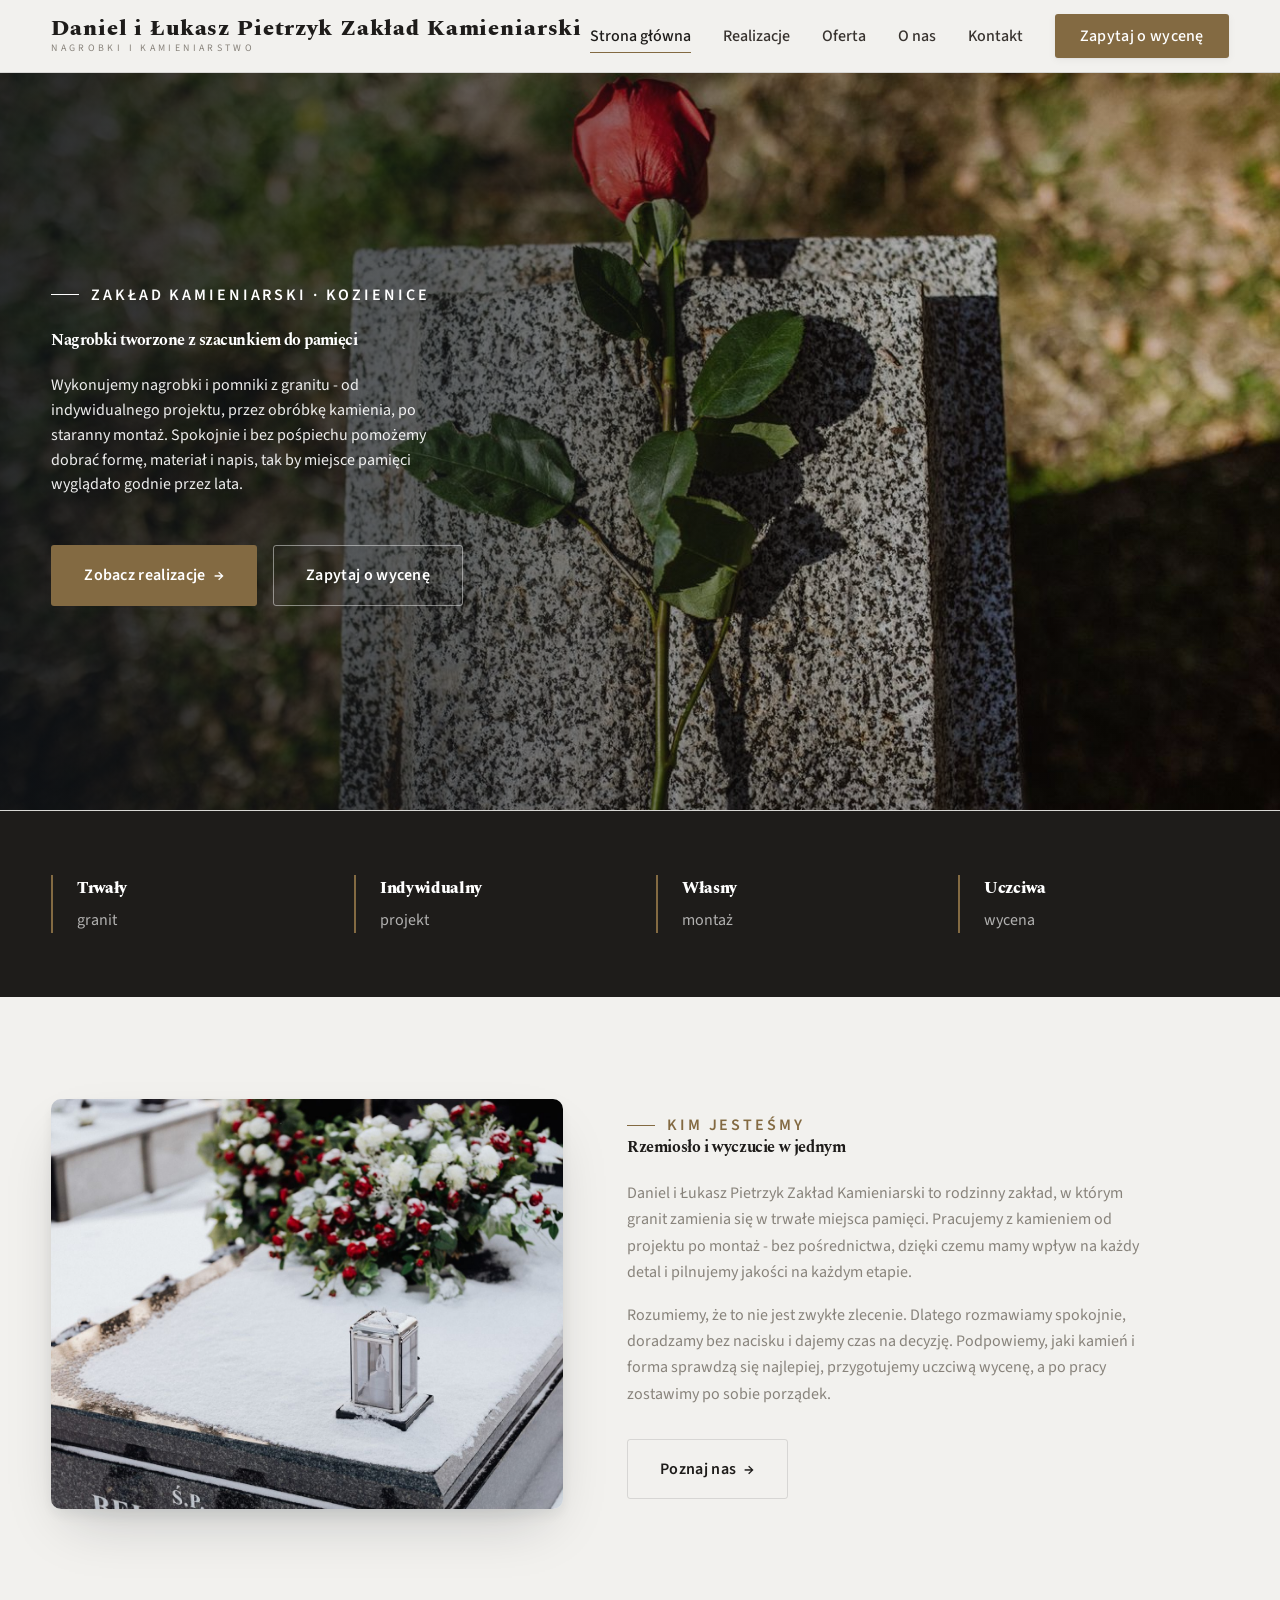
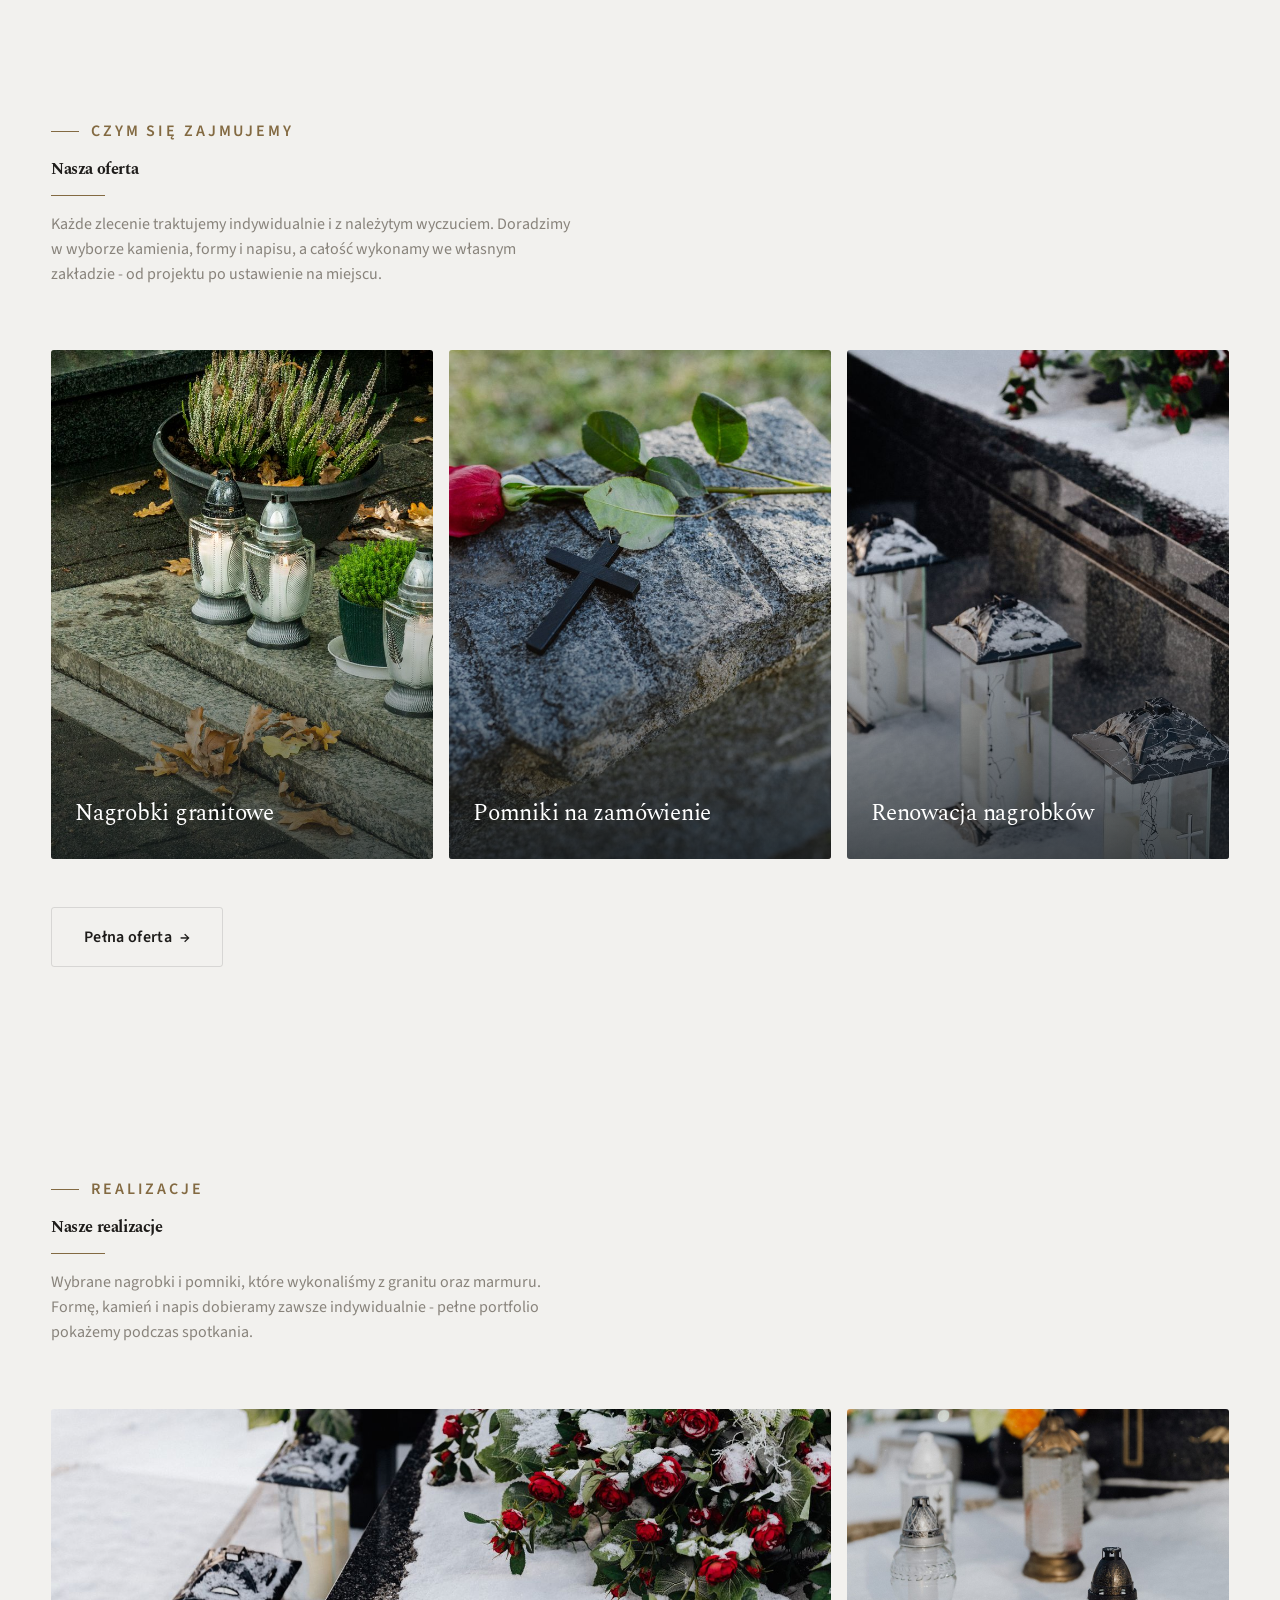
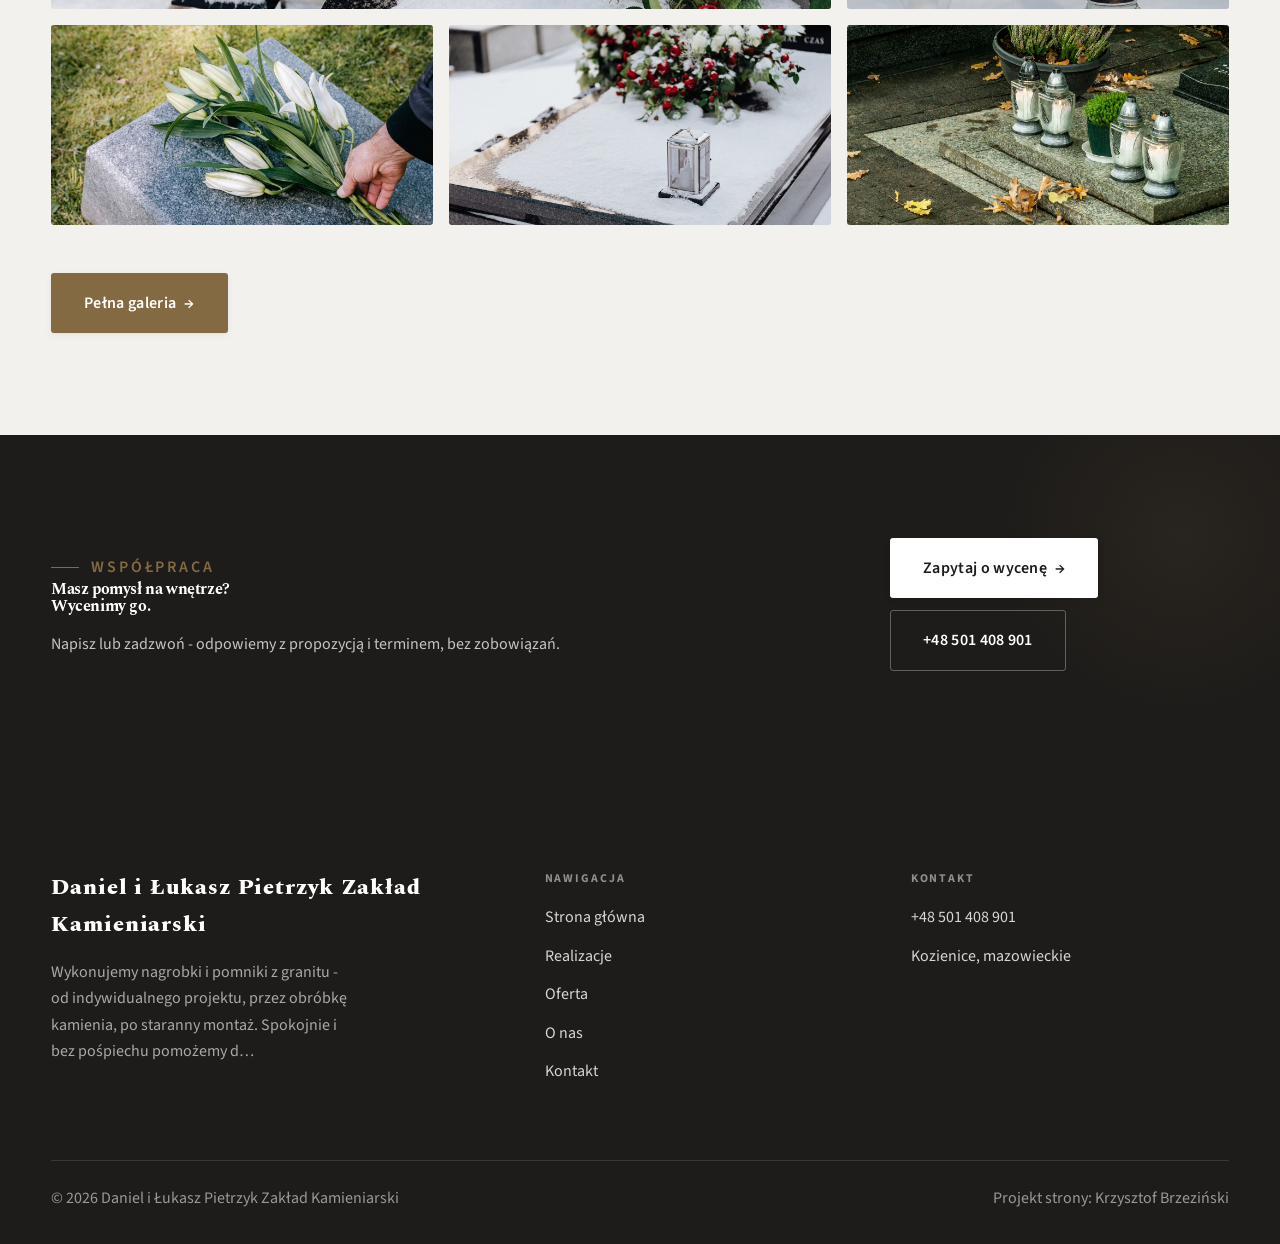
<file: index.html>
<!DOCTYPE html>
<html lang="pl">
<head>
<meta charset="UTF-8">
<meta name="viewport" content="width=device-width, initial-scale=1.0">
<title>Daniel i Łukasz Pietrzyk Zakład Kamieniarski - Nagrobki i kamieniarstwo · Kozienice</title>
<meta name="description" content="Daniel i Łukasz Pietrzyk Zakład Kamieniarski - nagrobki granitowe, pomniki na zamówienie, renowacje i liternictwo. Z szacunkiem do pamięci, od projektu po montaż. Kozienice i okolice.">
<link rel="preconnect" href="https://fonts.googleapis.com">
<link rel="preconnect" href="https://fonts.gstatic.com" crossorigin>
<link href="https://fonts.googleapis.com/css2?family=Spectral:wght@500;600;700&family=Source+Sans+3:wght@400;500;600&display=swap" rel="stylesheet">
<link rel="stylesheet" href="assets/styles.css">
</head>
<body>

<header class="nav">
  <div class="wrap nav-inner">
    <a class="brand" href="index.html"><span class="name">Daniel i Łukasz Pietrzyk Zakład Kamieniarski</span><span class="sub">Nagrobki i kamieniarstwo</span></a>
    <nav class="nav-links">
      <a href="index.html" class="active">Strona główna</a>
      <a href="realizacje.html">Realizacje</a>
      <a href="oferta.html">Oferta</a>
      <a href="o-nas.html">O nas</a>
      <a href="kontakt.html">Kontakt</a>
      <a href="kontakt.html" class="btn btn-accent">Zapytaj o wycenę</a>
    </nav>
    <button class="nav-toggle" aria-label="Menu"><span></span><span></span><span></span></button>
  </div>
</header>

<section class="hero-cine">
  <img src="img/hero.jpg" alt="Daniel i Łukasz Pietrzyk Zakład Kamieniarski - Nagrobki tworzone z szacunkiem do pamięci">
  <div class="wrap">
    <div class="hero-copy">
      <span class="eyebrow">Zakład kamieniarski · Kozienice</span>
      <h1>Nagrobki tworzone z szacunkiem do pamięci</h1>
      <p class="lead">Wykonujemy nagrobki i pomniki z granitu - od indywidualnego projektu, przez obróbkę kamienia, po staranny montaż. Spokojnie i bez pośpiechu pomożemy dobrać formę, materiał i napis, tak by miejsce pamięci wyglądało godnie przez lata.</p>
      <div class="hero-actions">
        <a href="realizacje.html" class="btn btn-accent">Zobacz realizacje <span class="arr">→</span></a>
        <a href="kontakt.html" class="btn btn-ghost" style="color:#fff;border-color:rgba(255,255,255,.45)">Zapytaj o wycenę</a>
      </div>
    </div>
  </div>
</section>
<section class="strip" style="padding-block:0">
  <div class="wrap">
    <div class="item reveal"><div class="k">Trwały</div><div class="v">granit</div></div>
    <div class="item reveal"><div class="k">Indywidualny</div><div class="v">projekt</div></div>
    <div class="item reveal"><div class="k">Własny</div><div class="v">montaż</div></div>
    <div class="item reveal"><div class="k">Uczciwa</div><div class="v">wycena</div></div>
  </div>
</section>
<section>
  <div class="wrap split">
    <div class="split-art reveal"><img src="img/g1.jpg" alt="Daniel i Łukasz Pietrzyk Zakład Kamieniarski - realizacja"></div>
    <div class="split-copy reveal">
      <span class="eyebrow">Kim jesteśmy</span>
      <h2>Rzemiosło i wyczucie w jednym</h2>
      <p class="muted">Daniel i Łukasz Pietrzyk Zakład Kamieniarski to rodzinny zakład, w którym granit zamienia się w trwałe miejsca pamięci. Pracujemy z kamieniem od projektu po montaż - bez pośrednictwa, dzięki czemu mamy wpływ na każdy detal i pilnujemy jakości na każdym etapie.</p>
      <p class="muted">Rozumiemy, że to nie jest zwykłe zlecenie. Dlatego rozmawiamy spokojnie, doradzamy bez nacisku i dajemy czas na decyzję. Podpowiemy, jaki kamień i forma sprawdzą się najlepiej, przygotujemy uczciwą wycenę, a po pracy zostawimy po sobie porządek.</p>
      <a href="o-nas.html" class="btn btn-ghost">Poznaj nas <span class="arr">→</span></a>
    </div>
  </div>
</section>
<section>
  <div class="wrap">
    <div class="head reveal">
      <span class="eyebrow">Czym się zajmujemy</span>
      <h2>Nasza oferta</h2>
      <p>Każde zlecenie traktujemy indywidualnie i z należytym wyczuciem. Doradzimy w wyborze kamienia, formy i napisu, a całość wykonamy we własnym zakładzie - od projektu po ustawienie na miejscu.</p>
    </div>
    <div class="gateways">
      <a href="oferta.html" class="gateway reveal"><img src="img/g2.jpg" alt="Nagrobki granitowe"><span class="g-ttl">Nagrobki granitowe</span></a>
      <a href="oferta.html" class="gateway reveal"><img src="img/g3.jpg" alt="Pomniki na zamówienie"><span class="g-ttl">Pomniki na zamówienie</span></a>
      <a href="oferta.html" class="gateway reveal"><img src="img/g4.jpg" alt="Renowacja nagrobków"><span class="g-ttl">Renowacja nagrobków</span></a>
    </div>
    <div style="margin-top:var(--space-7)" class="reveal"><a href="oferta.html" class="btn btn-ghost">Pełna oferta <span class="arr">→</span></a></div>
  </div>
</section>
<section>
  <div class="wrap">
    <div class="head reveal">
      <span class="eyebrow">Realizacje</span>
      <h2>Nasze realizacje</h2>
      <p>Wybrane nagrobki i pomniki, które wykonaliśmy z granitu oraz marmuru. Formę, kamień i napis dobieramy zawsze indywidualnie - pełne portfolio pokażemy podczas spotkania.</p>
    </div>
    <div class="gallery">
      <div class="tile t-two3 reveal"><img src="img/g5.jpg" alt="Nagrobek z ciemnego granitu"><div class="cap">Nagrobek z ciemnego granitu</div></div>
      <div class="tile t-third reveal"><img src="img/g6.jpg" alt="Zadbane miejsce pamięci"><div class="cap">Zadbane miejsce pamięci</div></div>
      <div class="tile t-third reveal"><img src="img/about.jpg" alt="Krzyż i kamień"><div class="cap">Krzyż i kamień</div></div>
      <div class="tile t-third reveal"><img src="img/g1.jpg" alt="Nagrobek z granitu"><div class="cap">Nagrobek z granitu</div></div>
      <div class="tile t-third reveal"><img src="img/g2.jpg" alt="Pomnik z obramowaniem"><div class="cap">Pomnik z obramowaniem</div></div>
    </div>
    <div style="margin-top:var(--space-7)" class="reveal"><a href="realizacje.html" class="btn btn-accent">Pełna galeria <span class="arr">→</span></a></div>
  </div>
</section>
<section class="cta">
  <div class="wrap">
    <div class="reveal">
      <span class="eyebrow">Współpraca</span>
      <h2>Masz pomysł na wnętrze? Wycenimy go.</h2>
      <p>Napisz lub zadzwoń - odpowiemy z propozycją i terminem, bez zobowiązań.</p>
    </div>
    <div class="cta-actions reveal">
      <a href="kontakt.html" class="btn btn-light">Zapytaj o wycenę <span class="arr">→</span></a>
      <a href="tel:+48501408901" class="btn btn-ghost" style="color:#fff;border-color:rgba(255,255,255,.3)">+48 501 408 901</a>
    </div>
  </div>
</section>

<footer>
  <div class="wrap">
    <div class="foot-grid">
      <div class="foot-brand">
        <div class="name">Daniel i Łukasz Pietrzyk Zakład Kamieniarski</div>
        <p>Wykonujemy nagrobki i pomniki z granitu - od indywidualnego projektu, przez obróbkę kamienia, po staranny montaż. Spokojnie i bez pośpiechu pomożemy d…</p>
      </div>
      <div class="foot-col">
        <h4>Nawigacja</h4>
        <a href="index.html">Strona główna</a>
        <a href="realizacje.html">Realizacje</a>
        <a href="oferta.html">Oferta</a>
        <a href="o-nas.html">O nas</a>
        <a href="kontakt.html">Kontakt</a>
      </div>
      <div class="foot-col">
        <h4>Kontakt</h4>
        <a href="tel:+48501408901">+48 501 408 901</a>
        <p>Kozienice, mazowieckie</p>
      </div>
    </div>
    <div class="foot-bot">
      <span>© 2026 Daniel i Łukasz Pietrzyk Zakład Kamieniarski</span>
      <span>Projekt strony: Krzysztof Brzeziński</span>
    </div>
  </div>
</footer>


<script src="assets/main.js"></script>
</body>
</html>
</file>
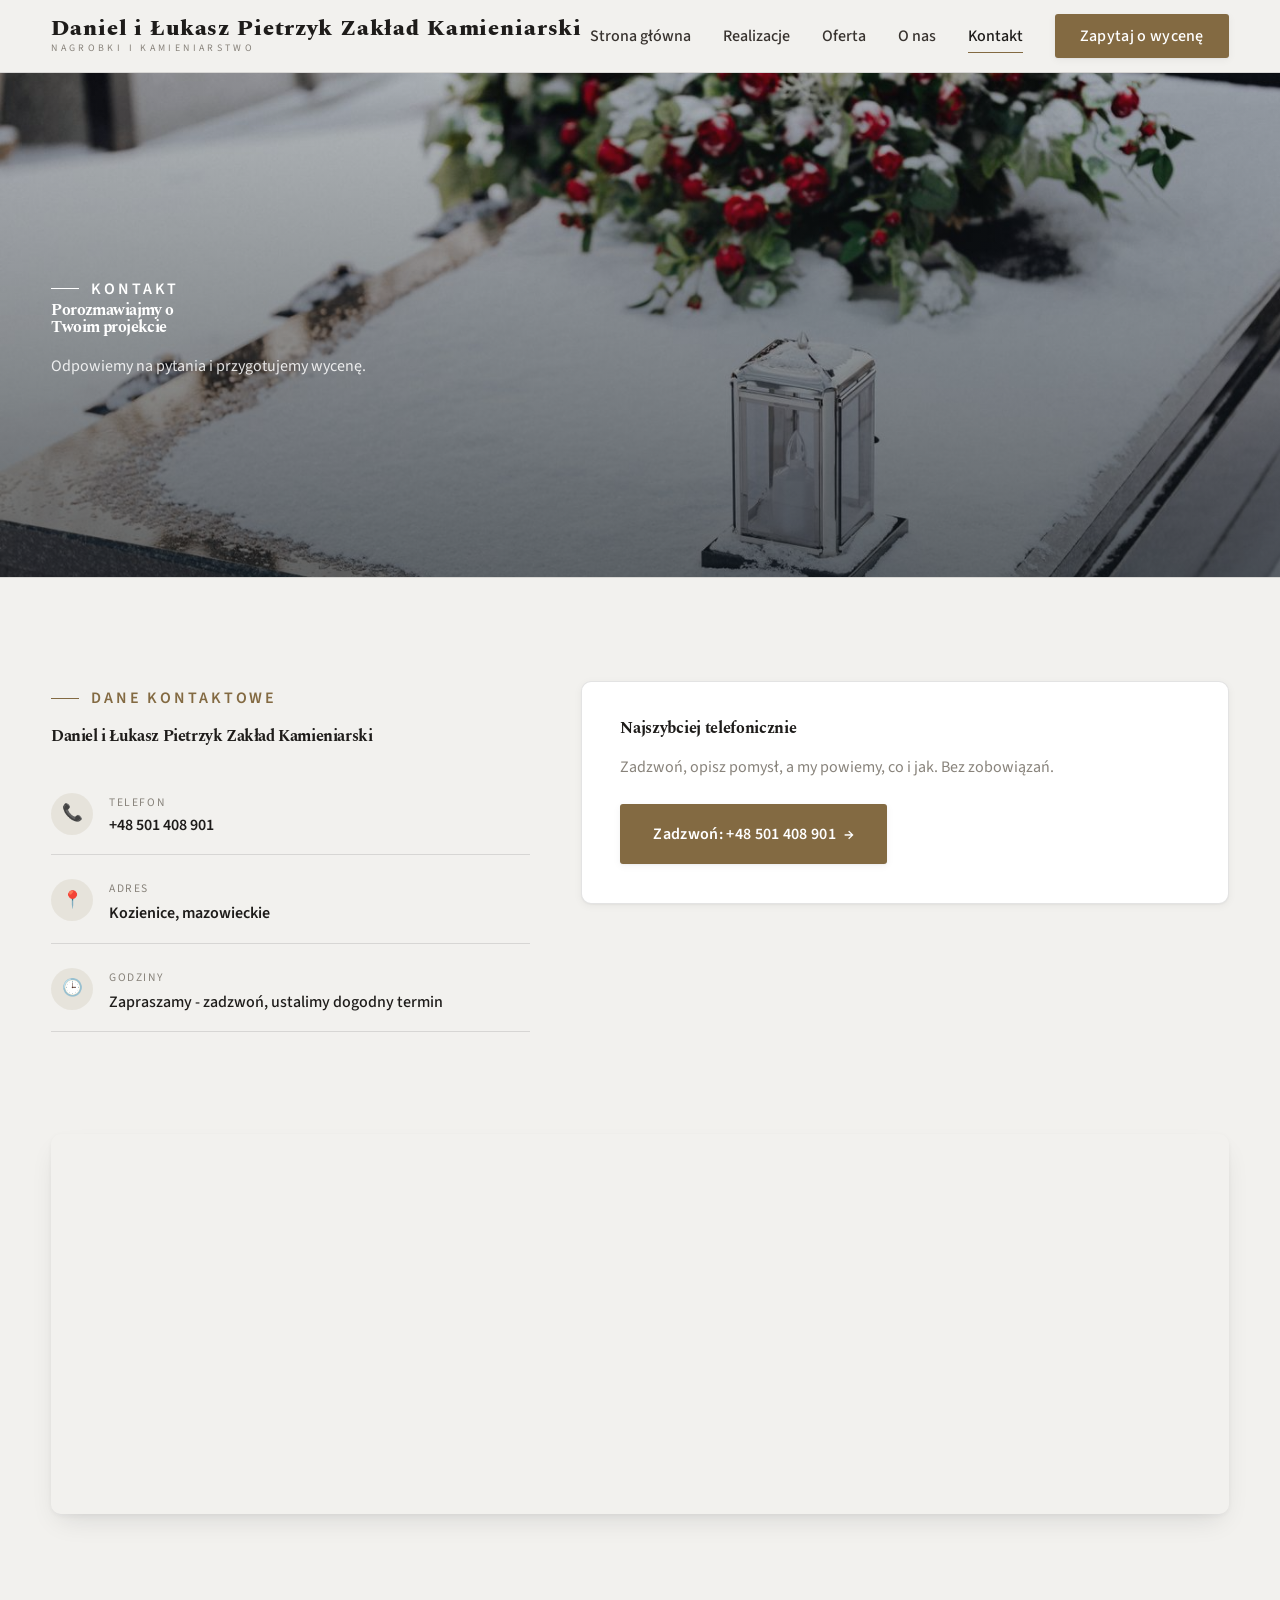
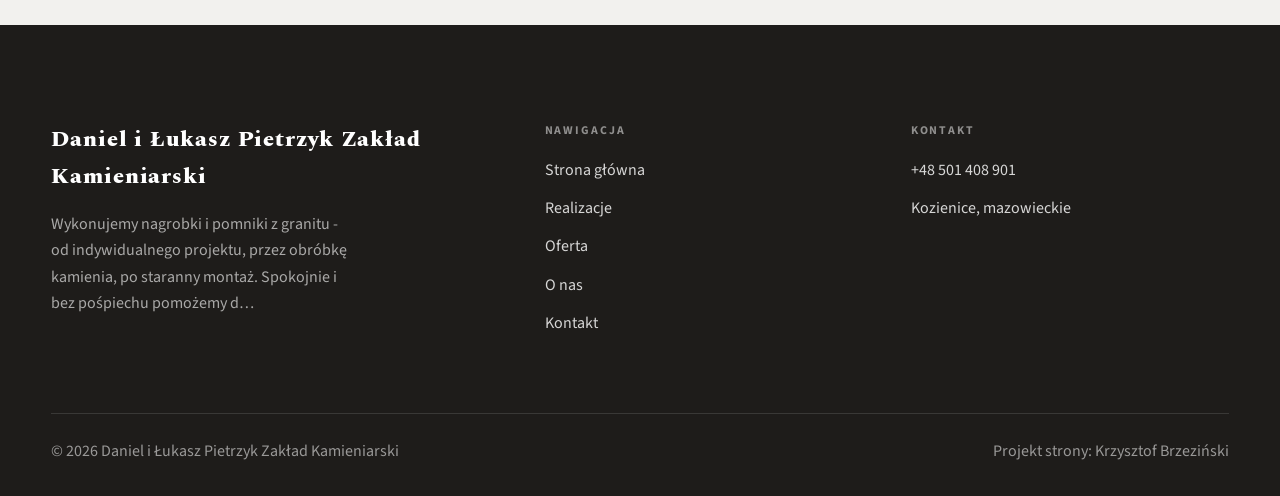
<file: kontakt.html>
<!DOCTYPE html>
<html lang="pl">
<head>
<meta charset="UTF-8">
<meta name="viewport" content="width=device-width, initial-scale=1.0">
<title>Kontakt - Daniel i Łukasz Pietrzyk Zakład Kamieniarski</title>
<meta name="description" content="Kontakt Daniel i Łukasz Pietrzyk Zakład Kamieniarski - Kozienice, mazowieckie">
<link rel="preconnect" href="https://fonts.googleapis.com">
<link rel="preconnect" href="https://fonts.gstatic.com" crossorigin>
<link href="https://fonts.googleapis.com/css2?family=Spectral:wght@500;600;700&family=Source+Sans+3:wght@400;500;600&display=swap" rel="stylesheet">
<link rel="stylesheet" href="assets/styles.css">
</head>
<body>

<header class="nav">
  <div class="wrap nav-inner">
    <a class="brand" href="index.html"><span class="name">Daniel i Łukasz Pietrzyk Zakład Kamieniarski</span><span class="sub">Nagrobki i kamieniarstwo</span></a>
    <nav class="nav-links">
      <a href="index.html">Strona główna</a>
      <a href="realizacje.html">Realizacje</a>
      <a href="oferta.html">Oferta</a>
      <a href="o-nas.html">O nas</a>
      <a href="kontakt.html" class="active">Kontakt</a>
      <a href="kontakt.html" class="btn btn-accent">Zapytaj o wycenę</a>
    </nav>
    <button class="nav-toggle" aria-label="Menu"><span></span><span></span><span></span></button>
  </div>
</header>

<section class="pagehead">
  <img src="img/g1.jpg" alt="Daniel i Łukasz Pietrzyk Zakład Kamieniarski - Porozmawiajmy o Twoim projekcie">
  <div class="wrap">
    <span class="eyebrow">Kontakt</span>
    <h1>Porozmawiajmy o Twoim projekcie</h1>
    <p>Odpowiemy na pytania i przygotujemy wycenę.</p>
  </div>
</section>
<section>
  <div class="wrap contact-grid">
    <div class="reveal">
      <span class="eyebrow">Dane kontaktowe</span>
      <h2 style="margin:var(--space-4) 0 var(--space-6)">Daniel i Łukasz Pietrzyk Zakład Kamieniarski</h2>
      <div class="info-list">
        <div class="info-row"><div class="ic">📞</div><div><div class="lbl">Telefon</div><a class="val" href="tel:+48501408901">+48 501 408 901</a></div></div>
        <div class="info-row"><div class="ic">📍</div><div><div class="lbl">Adres</div><div class="val">Kozienice, mazowieckie</div></div></div>
        <div class="info-row"><div class="ic">🕒</div><div><div class="lbl">Godziny</div><div class="val" style="font-weight:500">Zapraszamy - zadzwoń, ustalimy dogodny termin</div></div></div>
      </div>
    </div>
    <div class="reveal">
      <div class="form">
        <h3 style="margin-bottom:var(--space-4)">Najszybciej telefonicznie</h3>
        <p class="muted" style="margin-bottom:var(--space-5)">Zadzwoń, opisz pomysł, a my powiemy, co i jak. Bez zobowiązań.</p>
        <a href="tel:+48501408901" class="btn btn-accent" style="justify-content:center">Zadzwoń: +48 501 408 901 <span class="arr">→</span></a>
      </div>
    </div>
  </div>
</section>
<section style="padding-top:0">
  <div class="wrap reveal">
    <iframe class="map" title="Daniel i Łukasz Pietrzyk Zakład Kamieniarski - Kozienice" src="https://maps.google.com/maps?q=51.445322%2C21.149523&z=15&output=embed" loading="lazy" referrerpolicy="no-referrer-when-downgrade"></iframe>
  </div>
</section>

<footer>
  <div class="wrap">
    <div class="foot-grid">
      <div class="foot-brand">
        <div class="name">Daniel i Łukasz Pietrzyk Zakład Kamieniarski</div>
        <p>Wykonujemy nagrobki i pomniki z granitu - od indywidualnego projektu, przez obróbkę kamienia, po staranny montaż. Spokojnie i bez pośpiechu pomożemy d…</p>
      </div>
      <div class="foot-col">
        <h4>Nawigacja</h4>
        <a href="index.html">Strona główna</a>
        <a href="realizacje.html">Realizacje</a>
        <a href="oferta.html">Oferta</a>
        <a href="o-nas.html">O nas</a>
        <a href="kontakt.html">Kontakt</a>
      </div>
      <div class="foot-col">
        <h4>Kontakt</h4>
        <a href="tel:+48501408901">+48 501 408 901</a>
        <p>Kozienice, mazowieckie</p>
      </div>
    </div>
    <div class="foot-bot">
      <span>© 2026 Daniel i Łukasz Pietrzyk Zakład Kamieniarski</span>
      <span>Projekt strony: Krzysztof Brzeziński</span>
    </div>
  </div>
</footer>


<script src="assets/main.js"></script>
</body>
</html>
</file>
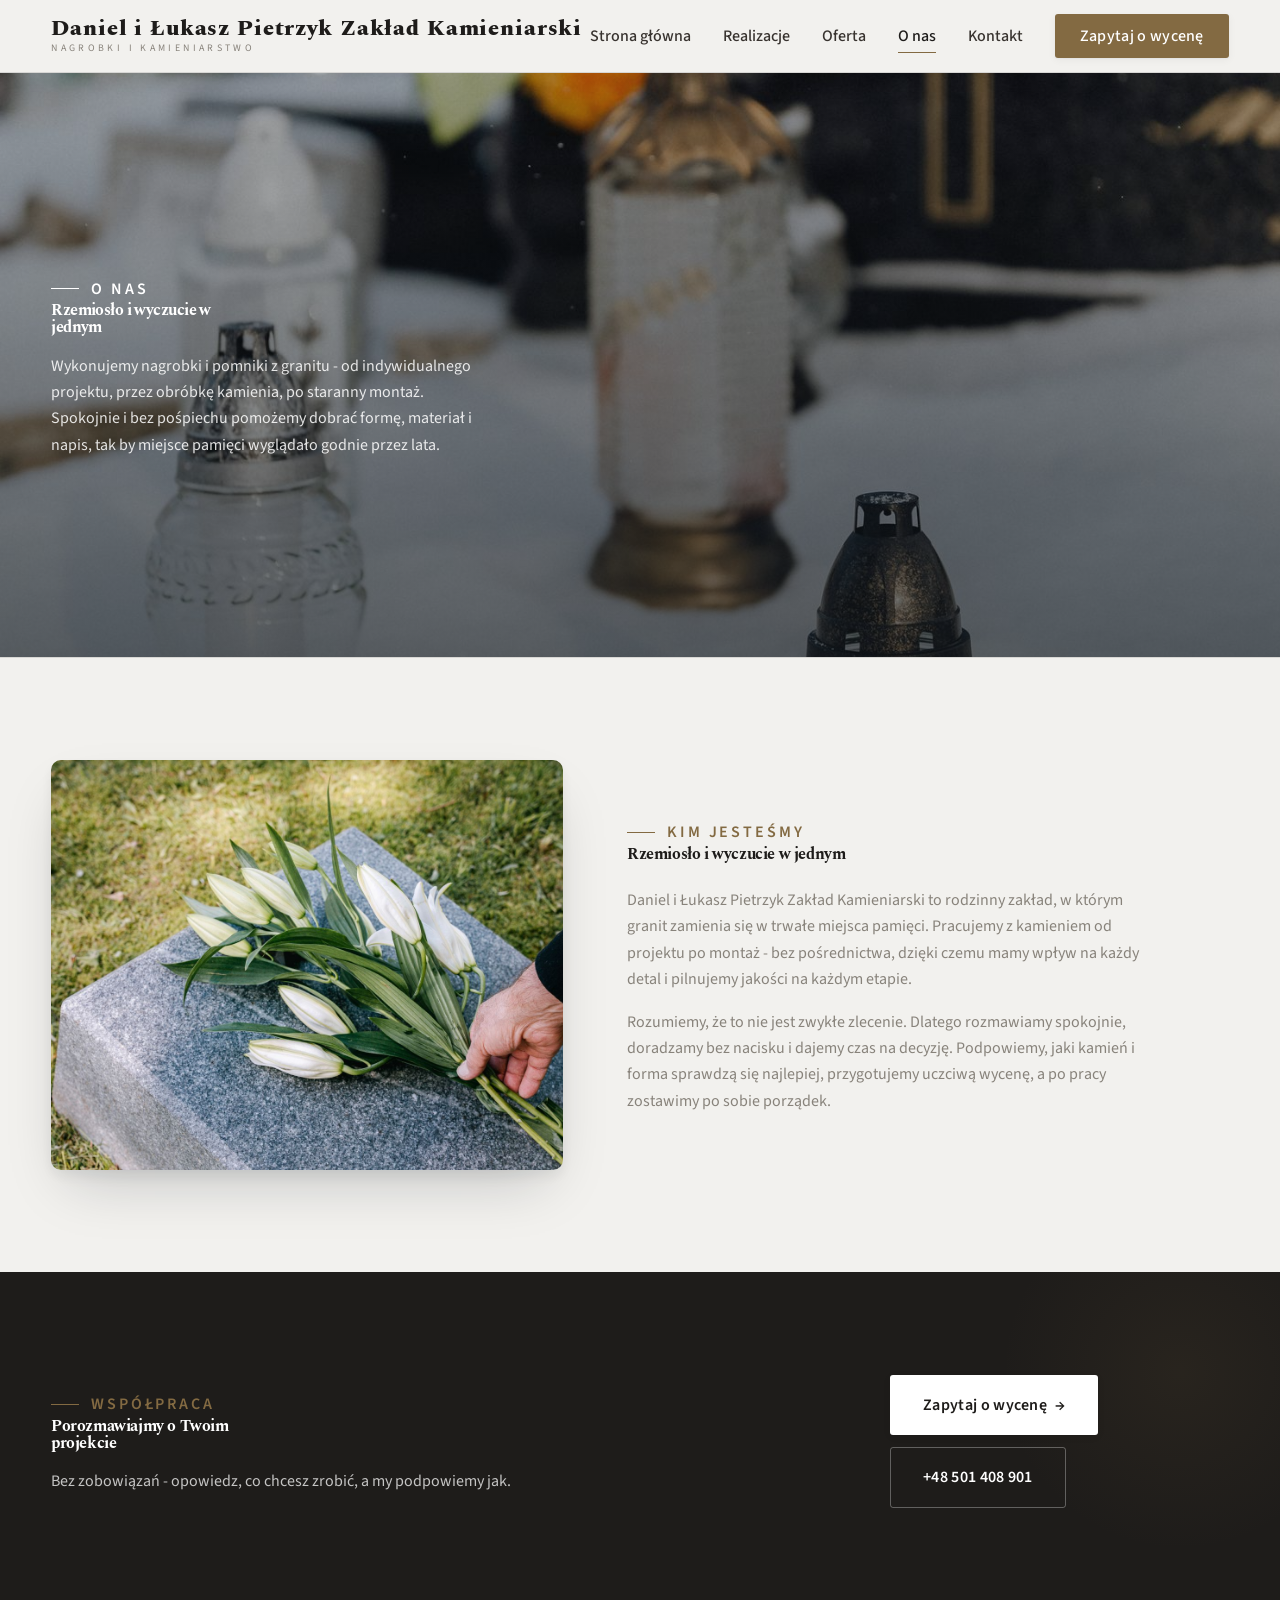
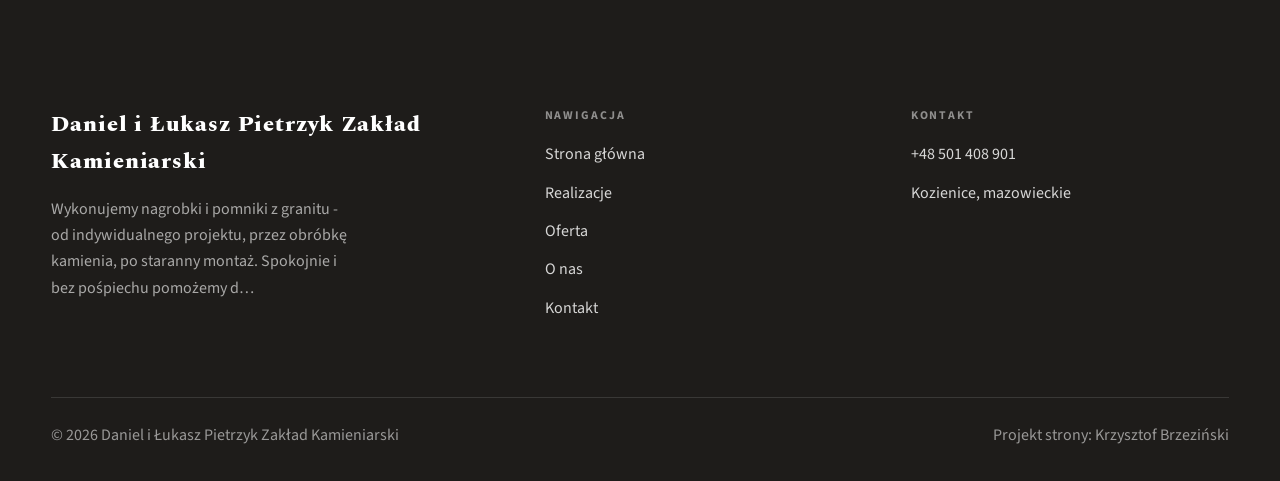
<file: o-nas.html>
<!DOCTYPE html>
<html lang="pl">
<head>
<meta charset="UTF-8">
<meta name="viewport" content="width=device-width, initial-scale=1.0">
<title>O nas - Daniel i Łukasz Pietrzyk Zakład Kamieniarski</title>
<meta name="description" content="Daniel i Łukasz Pietrzyk Zakład Kamieniarski - nagrobki granitowe, pomniki na zamówienie, renowacje i liternictwo. Z szacunkiem do pamięci, od projektu po montaż. Kozienice i okolice.">
<link rel="preconnect" href="https://fonts.googleapis.com">
<link rel="preconnect" href="https://fonts.gstatic.com" crossorigin>
<link href="https://fonts.googleapis.com/css2?family=Spectral:wght@500;600;700&family=Source+Sans+3:wght@400;500;600&display=swap" rel="stylesheet">
<link rel="stylesheet" href="assets/styles.css">
</head>
<body>

<header class="nav">
  <div class="wrap nav-inner">
    <a class="brand" href="index.html"><span class="name">Daniel i Łukasz Pietrzyk Zakład Kamieniarski</span><span class="sub">Nagrobki i kamieniarstwo</span></a>
    <nav class="nav-links">
      <a href="index.html">Strona główna</a>
      <a href="realizacje.html">Realizacje</a>
      <a href="oferta.html">Oferta</a>
      <a href="o-nas.html" class="active">O nas</a>
      <a href="kontakt.html">Kontakt</a>
      <a href="kontakt.html" class="btn btn-accent">Zapytaj o wycenę</a>
    </nav>
    <button class="nav-toggle" aria-label="Menu"><span></span><span></span><span></span></button>
  </div>
</header>

<section class="pagehead">
  <img src="img/g6.jpg" alt="Daniel i Łukasz Pietrzyk Zakład Kamieniarski - Rzemiosło i wyczucie w jednym">
  <div class="wrap">
    <span class="eyebrow">O nas</span>
    <h1>Rzemiosło i wyczucie w jednym</h1>
    <p>Wykonujemy nagrobki i pomniki z granitu - od indywidualnego projektu, przez obróbkę kamienia, po staranny montaż. Spokojnie i bez pośpiechu pomożemy dobrać formę, materiał i napis, tak by miejsce pamięci wyglądało godnie przez lata.</p>
  </div>
</section>
<section>
  <div class="wrap split">
    <div class="split-art reveal"><img src="img/about.jpg" alt="Daniel i Łukasz Pietrzyk Zakład Kamieniarski"></div>
    <div class="split-copy reveal">
      <span class="eyebrow">Kim jesteśmy</span>
      <h2>Rzemiosło i wyczucie w jednym</h2>
      <p class="muted">Daniel i Łukasz Pietrzyk Zakład Kamieniarski to rodzinny zakład, w którym granit zamienia się w trwałe miejsca pamięci. Pracujemy z kamieniem od projektu po montaż - bez pośrednictwa, dzięki czemu mamy wpływ na każdy detal i pilnujemy jakości na każdym etapie.</p>
      <p class="muted">Rozumiemy, że to nie jest zwykłe zlecenie. Dlatego rozmawiamy spokojnie, doradzamy bez nacisku i dajemy czas na decyzję. Podpowiemy, jaki kamień i forma sprawdzą się najlepiej, przygotujemy uczciwą wycenę, a po pracy zostawimy po sobie porządek.</p>
    </div>
  </div>
</section>


<section class="cta">
  <div class="wrap">
    <div class="reveal">
      <span class="eyebrow">Współpraca</span>
      <h2>Porozmawiajmy o Twoim projekcie</h2>
      <p>Bez zobowiązań - opowiedz, co chcesz zrobić, a my podpowiemy jak.</p>
    </div>
    <div class="cta-actions reveal">
      <a href="kontakt.html" class="btn btn-light">Zapytaj o wycenę <span class="arr">→</span></a>
      <a href="tel:+48501408901" class="btn btn-ghost" style="color:#fff;border-color:rgba(255,255,255,.3)">+48 501 408 901</a>
    </div>
  </div>
</section>

<footer>
  <div class="wrap">
    <div class="foot-grid">
      <div class="foot-brand">
        <div class="name">Daniel i Łukasz Pietrzyk Zakład Kamieniarski</div>
        <p>Wykonujemy nagrobki i pomniki z granitu - od indywidualnego projektu, przez obróbkę kamienia, po staranny montaż. Spokojnie i bez pośpiechu pomożemy d…</p>
      </div>
      <div class="foot-col">
        <h4>Nawigacja</h4>
        <a href="index.html">Strona główna</a>
        <a href="realizacje.html">Realizacje</a>
        <a href="oferta.html">Oferta</a>
        <a href="o-nas.html">O nas</a>
        <a href="kontakt.html">Kontakt</a>
      </div>
      <div class="foot-col">
        <h4>Kontakt</h4>
        <a href="tel:+48501408901">+48 501 408 901</a>
        <p>Kozienice, mazowieckie</p>
      </div>
    </div>
    <div class="foot-bot">
      <span>© 2026 Daniel i Łukasz Pietrzyk Zakład Kamieniarski</span>
      <span>Projekt strony: Krzysztof Brzeziński</span>
    </div>
  </div>
</footer>


<script src="assets/main.js"></script>
</body>
</html>
</file>
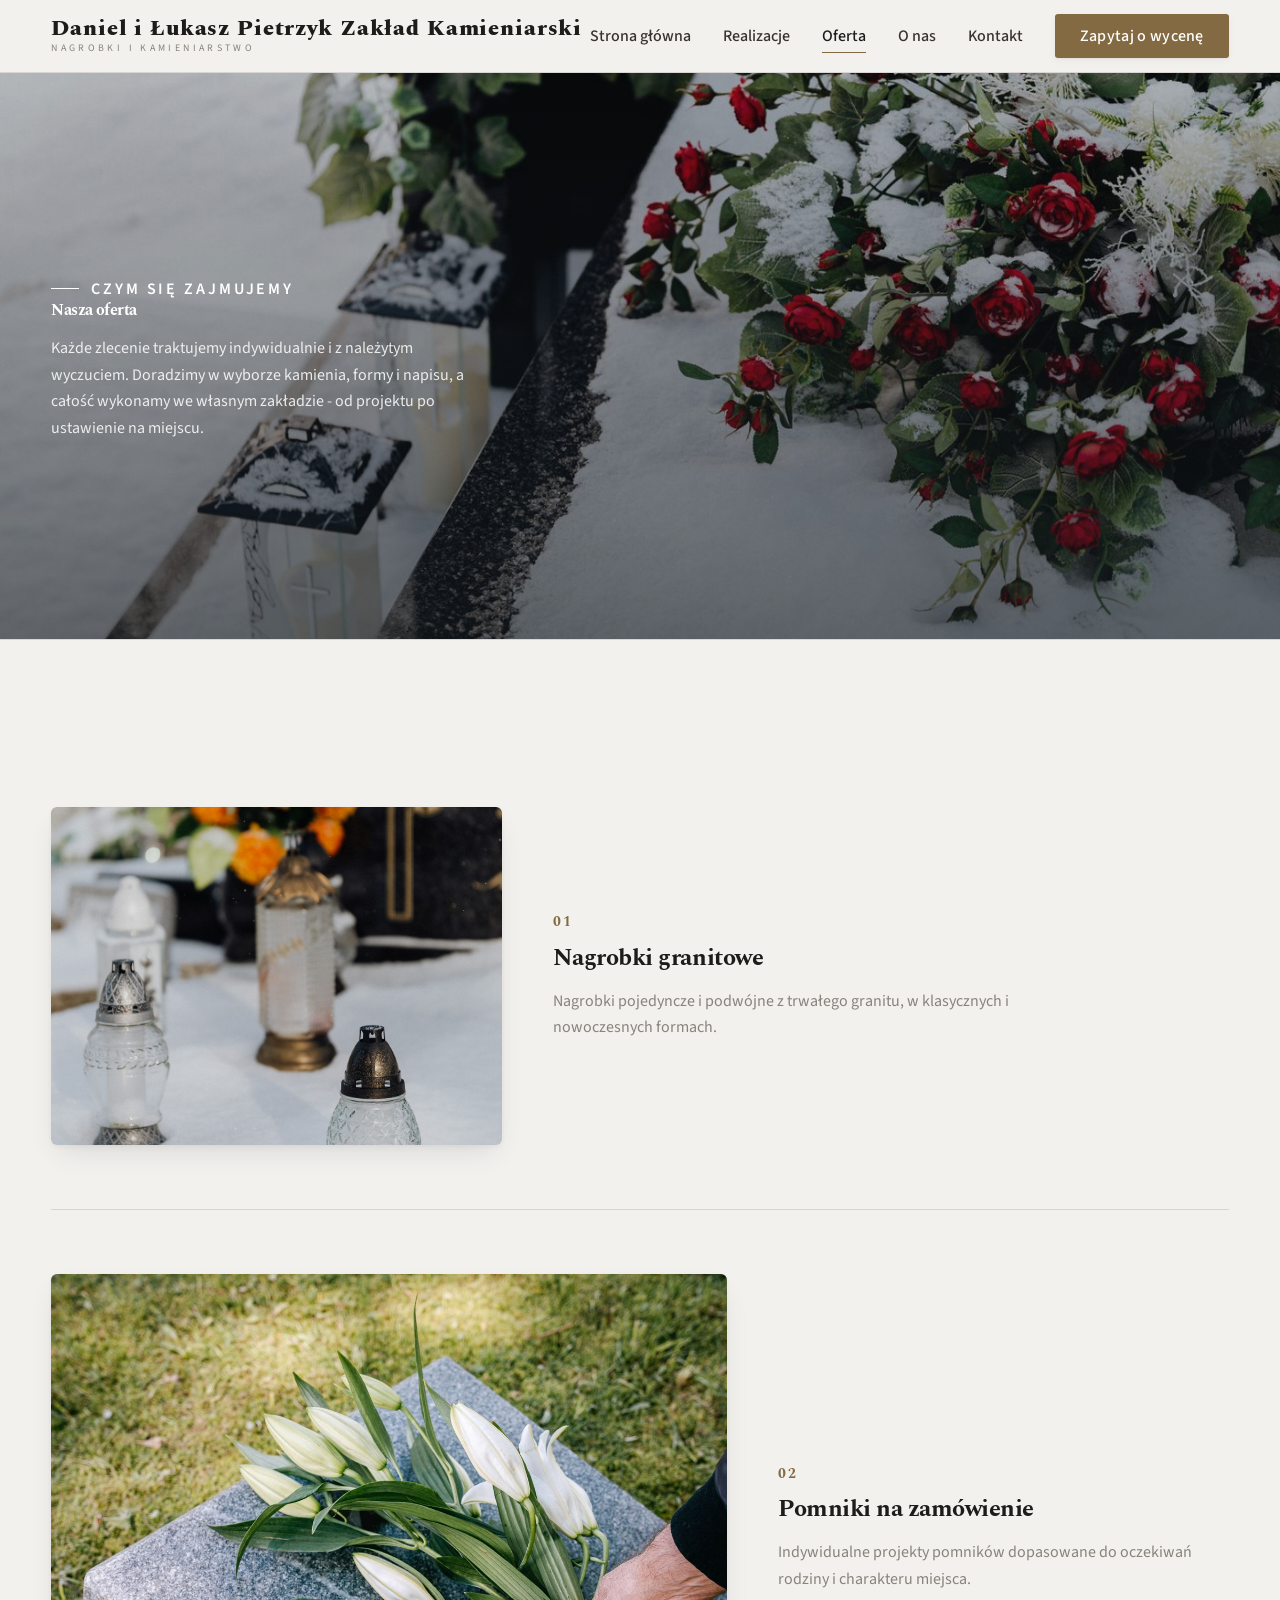
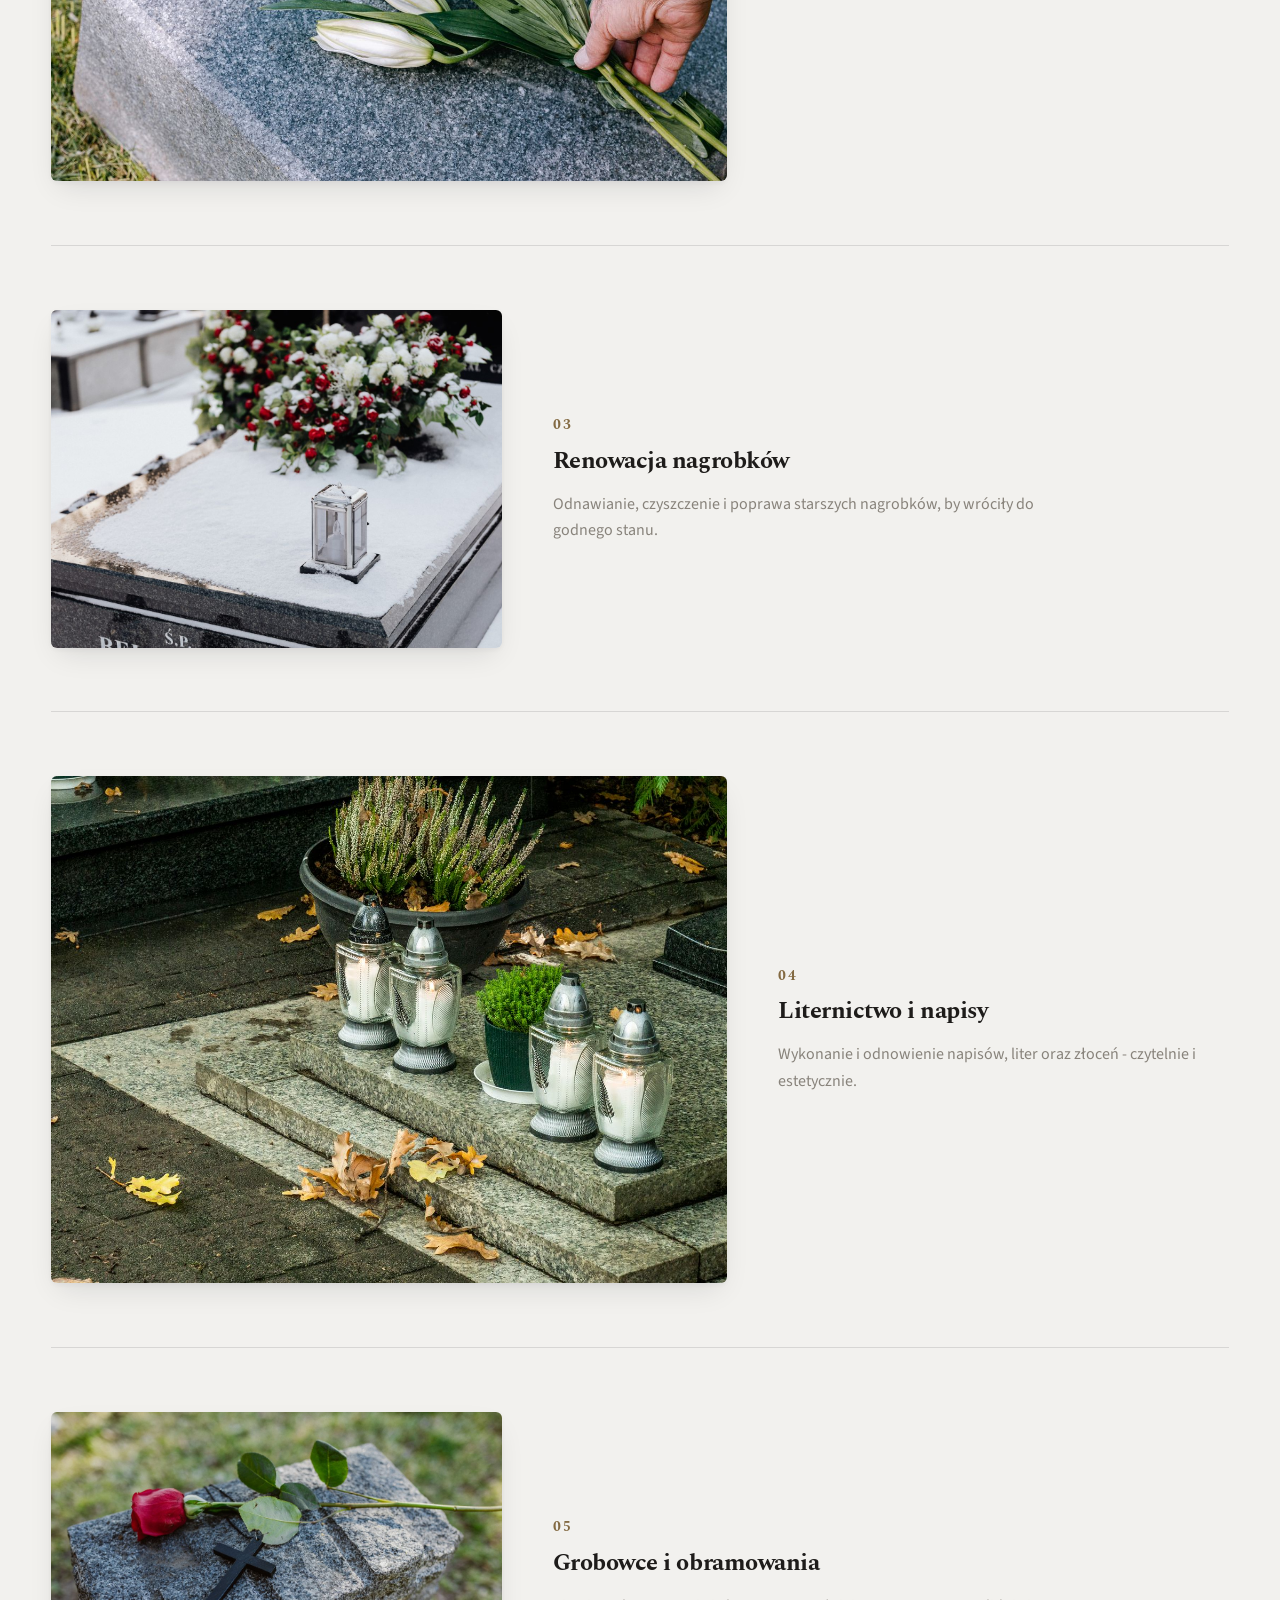
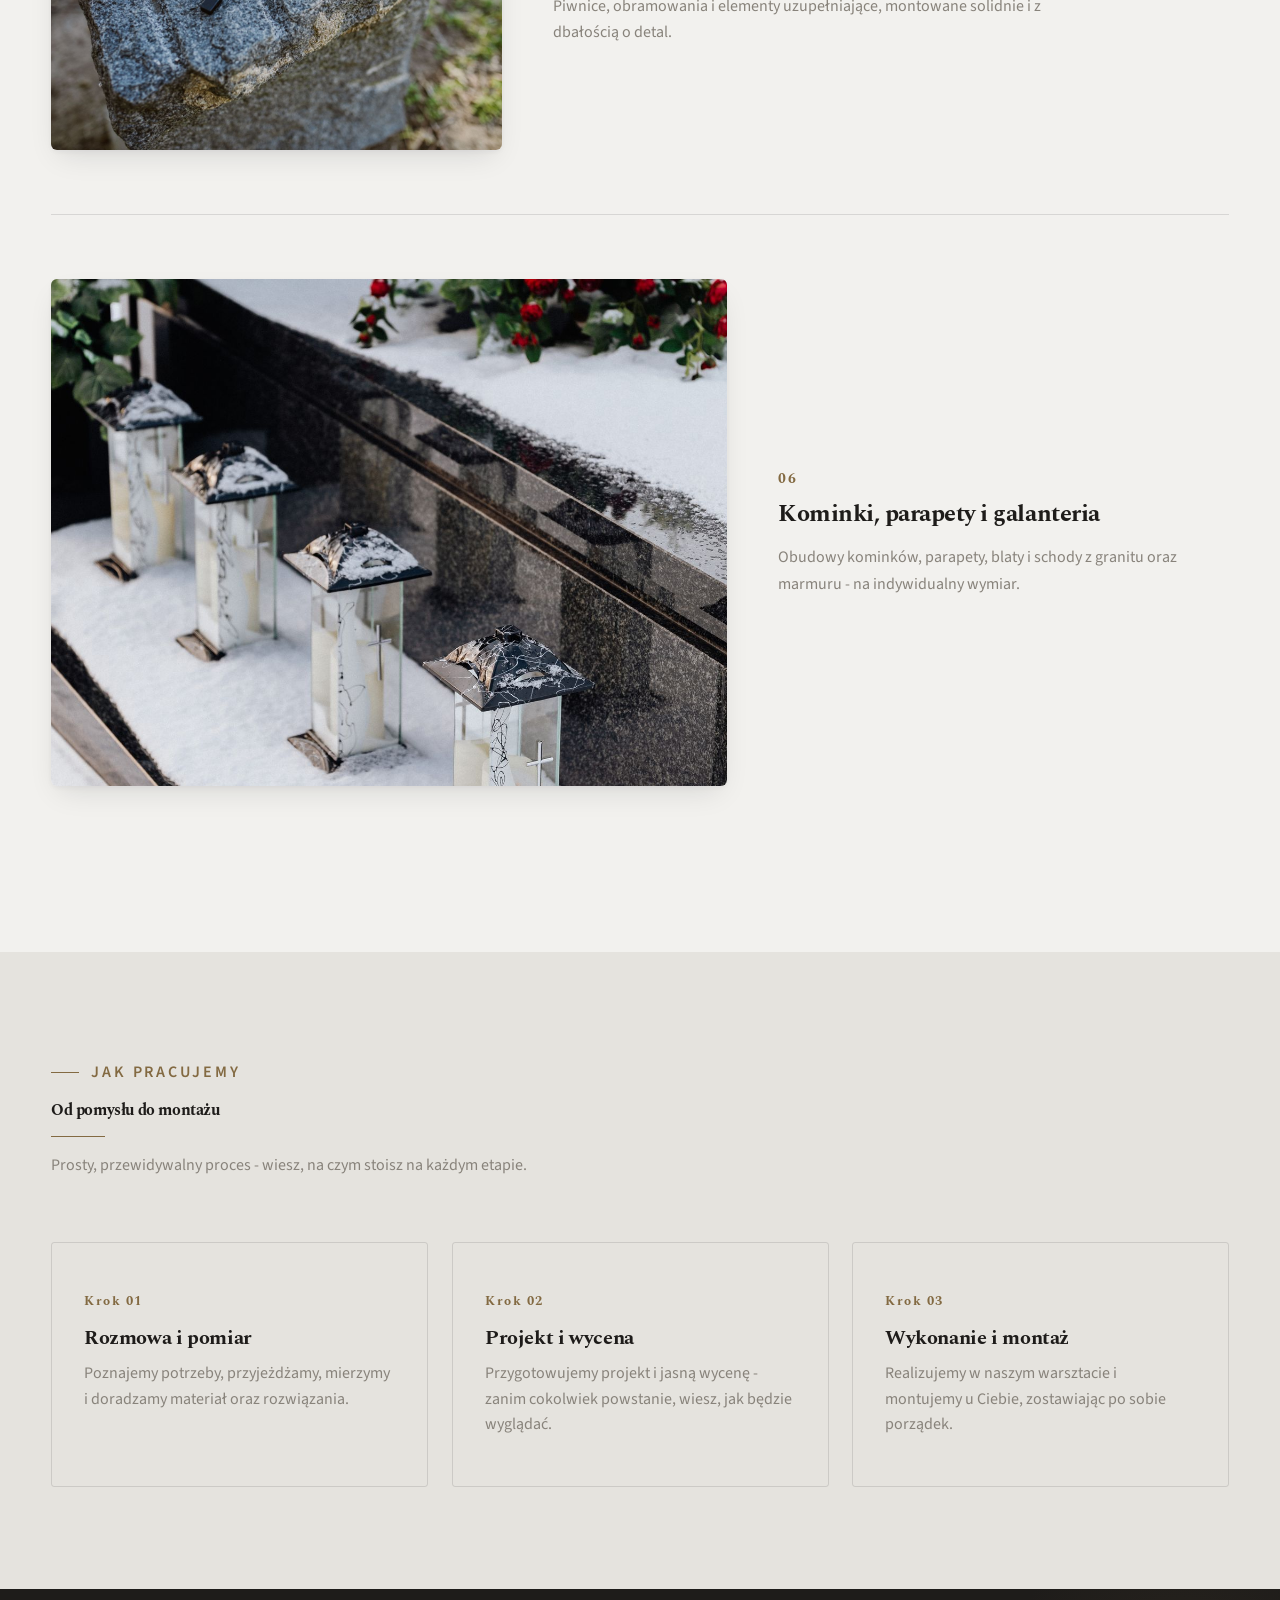
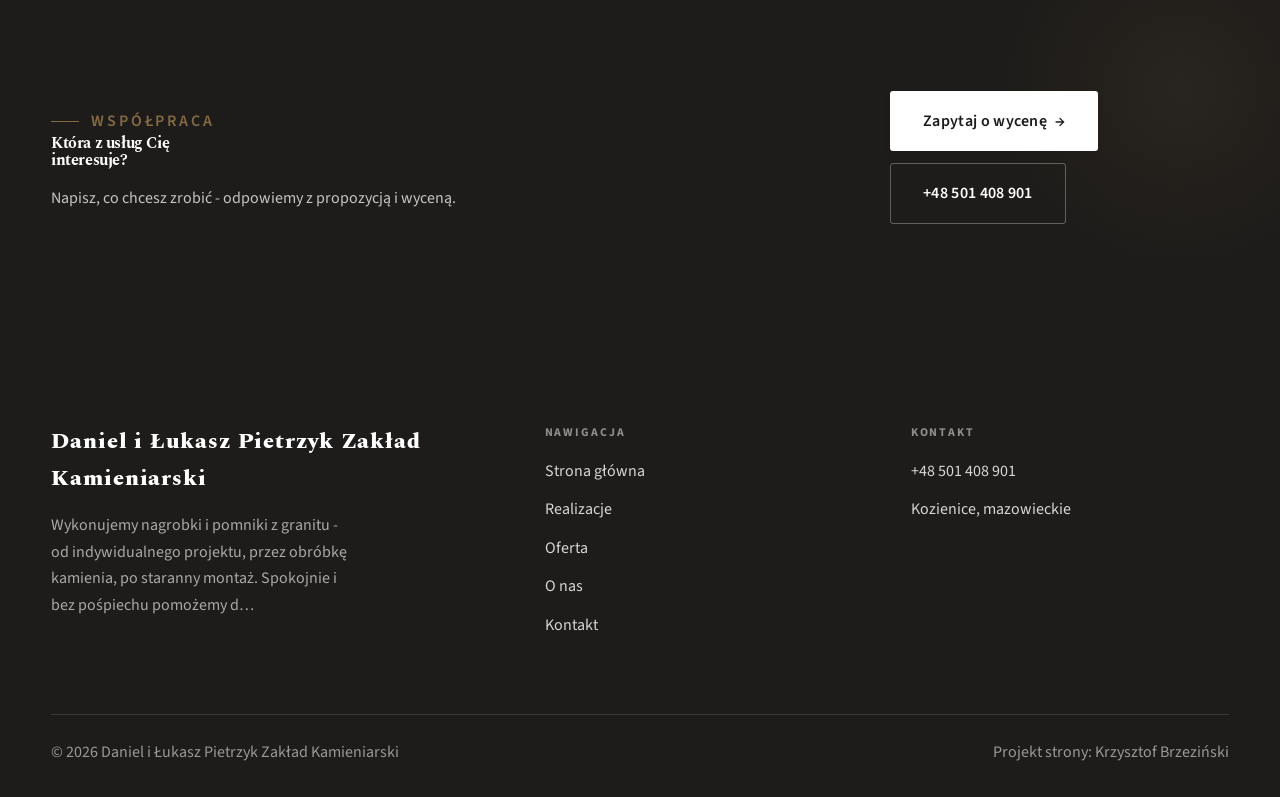
<file: oferta.html>
<!DOCTYPE html>
<html lang="pl">
<head>
<meta charset="UTF-8">
<meta name="viewport" content="width=device-width, initial-scale=1.0">
<title>Oferta - Daniel i Łukasz Pietrzyk Zakład Kamieniarski</title>
<meta name="description" content="Daniel i Łukasz Pietrzyk Zakład Kamieniarski - nagrobki granitowe, pomniki na zamówienie, renowacje i liternictwo. Z szacunkiem do pamięci, od projektu po montaż. Kozienice i okolice.">
<link rel="preconnect" href="https://fonts.googleapis.com">
<link rel="preconnect" href="https://fonts.gstatic.com" crossorigin>
<link href="https://fonts.googleapis.com/css2?family=Spectral:wght@500;600;700&family=Source+Sans+3:wght@400;500;600&display=swap" rel="stylesheet">
<link rel="stylesheet" href="assets/styles.css">
</head>
<body>

<header class="nav">
  <div class="wrap nav-inner">
    <a class="brand" href="index.html"><span class="name">Daniel i Łukasz Pietrzyk Zakład Kamieniarski</span><span class="sub">Nagrobki i kamieniarstwo</span></a>
    <nav class="nav-links">
      <a href="index.html">Strona główna</a>
      <a href="realizacje.html">Realizacje</a>
      <a href="oferta.html" class="active">Oferta</a>
      <a href="o-nas.html">O nas</a>
      <a href="kontakt.html">Kontakt</a>
      <a href="kontakt.html" class="btn btn-accent">Zapytaj o wycenę</a>
    </nav>
    <button class="nav-toggle" aria-label="Menu"><span></span><span></span><span></span></button>
  </div>
</header>

<section class="pagehead">
  <img src="img/g5.jpg" alt="Daniel i Łukasz Pietrzyk Zakład Kamieniarski - Nasza oferta">
  <div class="wrap">
    <span class="eyebrow">Czym się zajmujemy</span>
    <h1>Nasza oferta</h1>
    <p>Każde zlecenie traktujemy indywidualnie i z należytym wyczuciem. Doradzimy w wyborze kamienia, formy i napisu, a całość wykonamy we własnym zakładzie - od projektu po ustawienie na miejscu.</p>
  </div>
</section>
<section>
  <div class="wrap">
    <div class="svc-row reveal">
      <div class="svc-row-art"><img src="img/g6.jpg" alt="Nagrobki granitowe"></div>
      <div>
        <span class="num">01</span>
        <h3>Nagrobki granitowe</h3>
        <p class="muted">Nagrobki pojedyncze i podwójne z trwałego granitu, w klasycznych i nowoczesnych formach.</p>
      </div>
    </div>
    <div class="svc-row rev reveal">
      <div class="svc-row-art"><img src="img/about.jpg" alt="Pomniki na zamówienie"></div>
      <div>
        <span class="num">02</span>
        <h3>Pomniki na zamówienie</h3>
        <p class="muted">Indywidualne projekty pomników dopasowane do oczekiwań rodziny i charakteru miejsca.</p>
      </div>
    </div>
    <div class="svc-row reveal">
      <div class="svc-row-art"><img src="img/g1.jpg" alt="Renowacja nagrobków"></div>
      <div>
        <span class="num">03</span>
        <h3>Renowacja nagrobków</h3>
        <p class="muted">Odnawianie, czyszczenie i poprawa starszych nagrobków, by wróciły do godnego stanu.</p>
      </div>
    </div>
    <div class="svc-row rev reveal">
      <div class="svc-row-art"><img src="img/g2.jpg" alt="Liternictwo i napisy"></div>
      <div>
        <span class="num">04</span>
        <h3>Liternictwo i napisy</h3>
        <p class="muted">Wykonanie i odnowienie napisów, liter oraz złoceń - czytelnie i estetycznie.</p>
      </div>
    </div>
    <div class="svc-row reveal">
      <div class="svc-row-art"><img src="img/g3.jpg" alt="Grobowce i obramowania"></div>
      <div>
        <span class="num">05</span>
        <h3>Grobowce i obramowania</h3>
        <p class="muted">Piwnice, obramowania i elementy uzupełniające, montowane solidnie i z dbałością o detal.</p>
      </div>
    </div>
    <div class="svc-row rev reveal">
      <div class="svc-row-art"><img src="img/g4.jpg" alt="Kominki, parapety i galanteria"></div>
      <div>
        <span class="num">06</span>
        <h3>Kominki, parapety i galanteria</h3>
        <p class="muted">Obudowy kominków, parapety, blaty i schody z granitu oraz marmuru - na indywidualny wymiar.</p>
      </div>
    </div>
  </div>
</section>
<section class="trust">
  <div class="wrap">
    <div class="head reveal">
      <span class="eyebrow">Jak pracujemy</span>
      <h2>Od pomysłu do montażu</h2>
      <p>Prosty, przewidywalny proces - wiesz, na czym stoisz na każdym etapie.</p>
    </div>
    <div class="svc-grid">
      <div class="svc reveal"><div class="ic">Krok 01</div><h3>Rozmowa i pomiar</h3><p>Poznajemy potrzeby, przyjeżdżamy, mierzymy i doradzamy materiał oraz rozwiązania.</p></div>
      <div class="svc reveal"><div class="ic">Krok 02</div><h3>Projekt i wycena</h3><p>Przygotowujemy projekt i jasną wycenę - zanim cokolwiek powstanie, wiesz, jak będzie wyglądać.</p></div>
      <div class="svc reveal"><div class="ic">Krok 03</div><h3>Wykonanie i montaż</h3><p>Realizujemy w naszym warsztacie i montujemy u Ciebie, zostawiając po sobie porządek.</p></div>
    </div>
  </div>
</section>
<section class="cta">
  <div class="wrap">
    <div class="reveal">
      <span class="eyebrow">Współpraca</span>
      <h2>Która z usług Cię interesuje?</h2>
      <p>Napisz, co chcesz zrobić - odpowiemy z propozycją i wyceną.</p>
    </div>
    <div class="cta-actions reveal">
      <a href="kontakt.html" class="btn btn-light">Zapytaj o wycenę <span class="arr">→</span></a>
      <a href="tel:+48501408901" class="btn btn-ghost" style="color:#fff;border-color:rgba(255,255,255,.3)">+48 501 408 901</a>
    </div>
  </div>
</section>

<footer>
  <div class="wrap">
    <div class="foot-grid">
      <div class="foot-brand">
        <div class="name">Daniel i Łukasz Pietrzyk Zakład Kamieniarski</div>
        <p>Wykonujemy nagrobki i pomniki z granitu - od indywidualnego projektu, przez obróbkę kamienia, po staranny montaż. Spokojnie i bez pośpiechu pomożemy d…</p>
      </div>
      <div class="foot-col">
        <h4>Nawigacja</h4>
        <a href="index.html">Strona główna</a>
        <a href="realizacje.html">Realizacje</a>
        <a href="oferta.html">Oferta</a>
        <a href="o-nas.html">O nas</a>
        <a href="kontakt.html">Kontakt</a>
      </div>
      <div class="foot-col">
        <h4>Kontakt</h4>
        <a href="tel:+48501408901">+48 501 408 901</a>
        <p>Kozienice, mazowieckie</p>
      </div>
    </div>
    <div class="foot-bot">
      <span>© 2026 Daniel i Łukasz Pietrzyk Zakład Kamieniarski</span>
      <span>Projekt strony: Krzysztof Brzeziński</span>
    </div>
  </div>
</footer>


<script src="assets/main.js"></script>
</body>
</html>
</file>
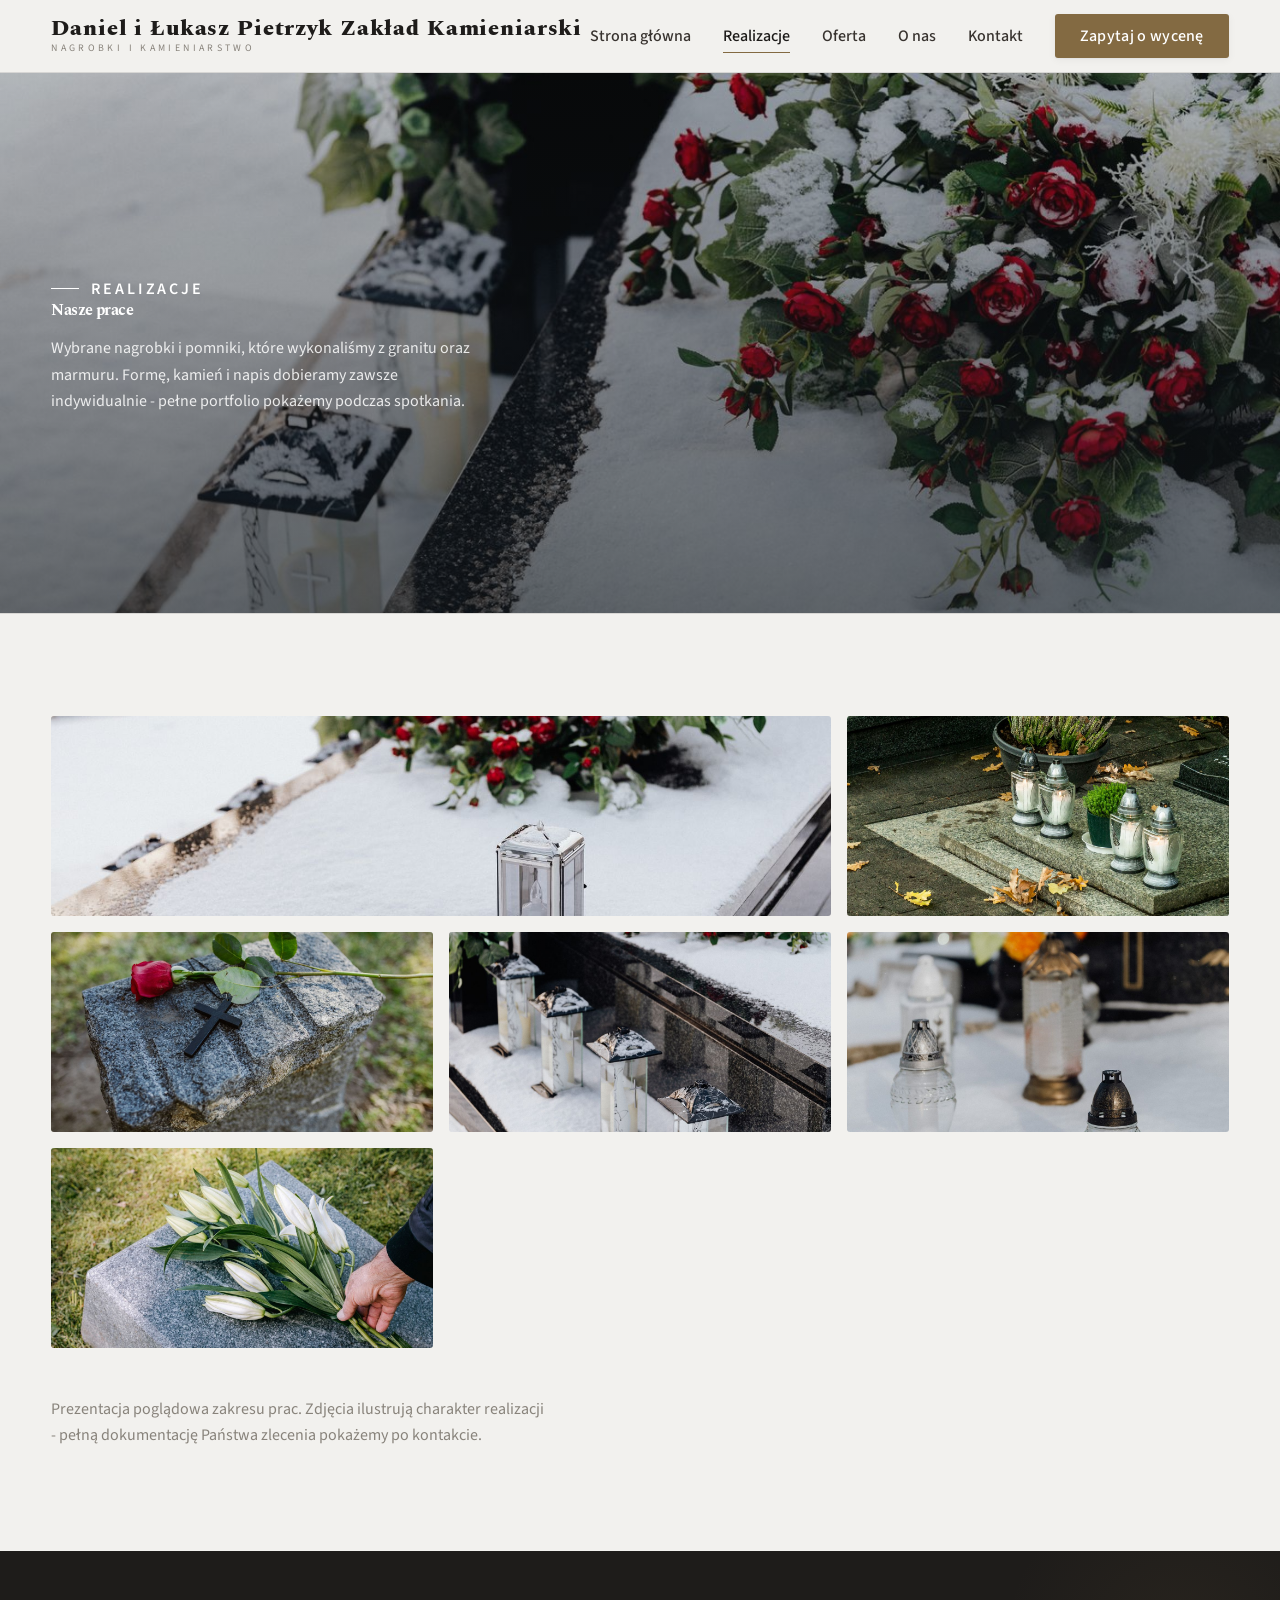
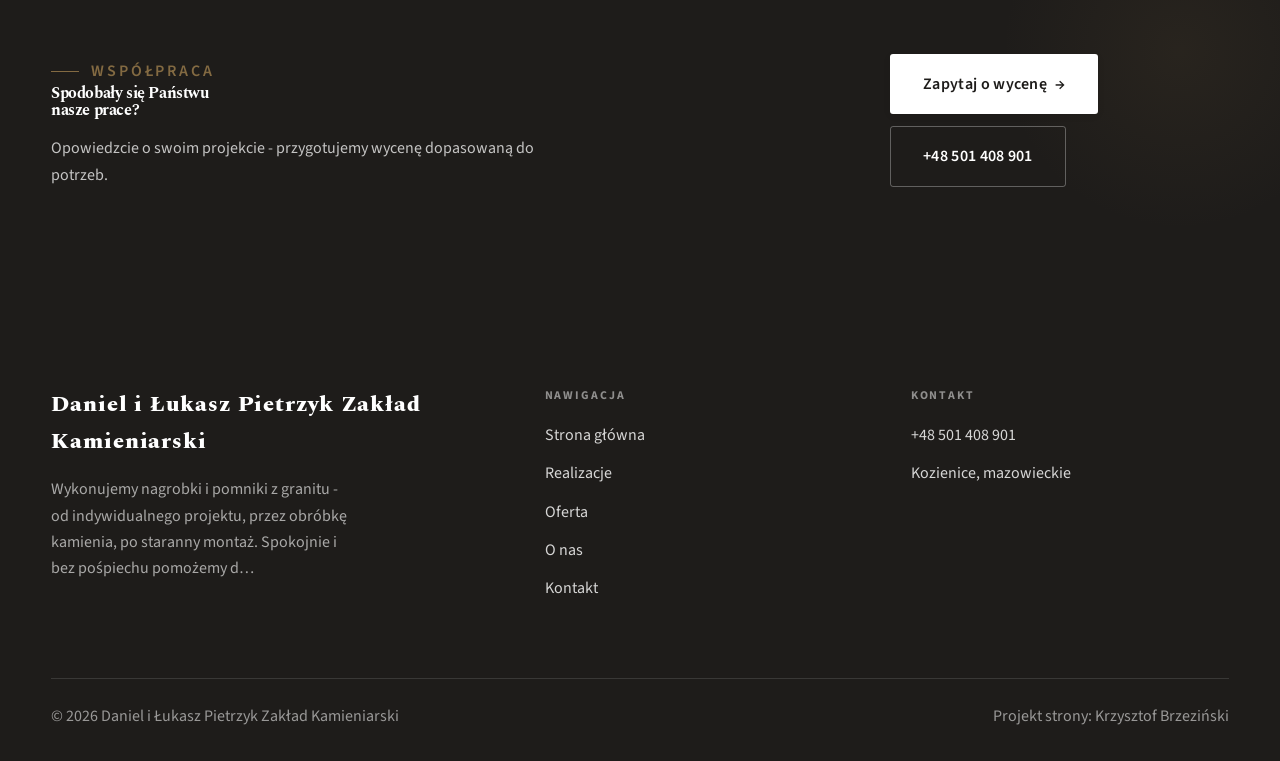
<file: realizacje.html>
<!DOCTYPE html>
<html lang="pl">
<head>
<meta charset="UTF-8">
<meta name="viewport" content="width=device-width, initial-scale=1.0">
<title>Realizacje - Daniel i Łukasz Pietrzyk Zakład Kamieniarski</title>
<meta name="description" content="Realizacje Daniel i Łukasz Pietrzyk Zakład Kamieniarski: Nagrobek z ciemnego granitu, Zadbane miejsce pamięci, Krzyż i kamień, Nagrobek z granitu, Pomnik z obramowaniem">
<link rel="preconnect" href="https://fonts.googleapis.com">
<link rel="preconnect" href="https://fonts.gstatic.com" crossorigin>
<link href="https://fonts.googleapis.com/css2?family=Spectral:wght@500;600;700&family=Source+Sans+3:wght@400;500;600&display=swap" rel="stylesheet">
<link rel="stylesheet" href="assets/styles.css">
</head>
<body>

<header class="nav">
  <div class="wrap nav-inner">
    <a class="brand" href="index.html"><span class="name">Daniel i Łukasz Pietrzyk Zakład Kamieniarski</span><span class="sub">Nagrobki i kamieniarstwo</span></a>
    <nav class="nav-links">
      <a href="index.html">Strona główna</a>
      <a href="realizacje.html" class="active">Realizacje</a>
      <a href="oferta.html">Oferta</a>
      <a href="o-nas.html">O nas</a>
      <a href="kontakt.html">Kontakt</a>
      <a href="kontakt.html" class="btn btn-accent">Zapytaj o wycenę</a>
    </nav>
    <button class="nav-toggle" aria-label="Menu"><span></span><span></span><span></span></button>
  </div>
</header>

<section class="pagehead">
  <img src="img/g5.jpg" alt="Daniel i Łukasz Pietrzyk Zakład Kamieniarski - Nasze prace">
  <div class="wrap">
    <span class="eyebrow">Realizacje</span>
    <h1>Nasze prace</h1>
    <p>Wybrane nagrobki i pomniki, które wykonaliśmy z granitu oraz marmuru. Formę, kamień i napis dobieramy zawsze indywidualnie - pełne portfolio pokażemy podczas spotkania.</p>
  </div>
</section>
<section>
  <div class="wrap">
    <div class="gallery">
      <div class="tile t-two3 reveal"><img src="img/g1.jpg" alt="Nagrobek z ciemnego granitu"><div class="cap">Nagrobek z ciemnego granitu</div></div>
      <div class="tile t-third reveal"><img src="img/g2.jpg" alt="Zadbane miejsce pamięci"><div class="cap">Zadbane miejsce pamięci</div></div>
      <div class="tile t-third reveal"><img src="img/g3.jpg" alt="Krzyż i kamień"><div class="cap">Krzyż i kamień</div></div>
      <div class="tile t-third reveal"><img src="img/g4.jpg" alt="Nagrobek z granitu"><div class="cap">Nagrobek z granitu</div></div>
      <div class="tile t-third reveal"><img src="img/g6.jpg" alt="Pomnik z obramowaniem"><div class="cap">Pomnik z obramowaniem</div></div>
      <div class="tile t-third reveal"><img src="img/about.jpg" alt="Nagrobek z jasnego kamienia"><div class="cap">Nagrobek z jasnego kamienia</div></div>
    </div>
    <p class="muted reveal" style="margin-top:var(--space-7);font-size:var(--text-sm);max-width:62ch">Prezentacja poglądowa zakresu prac. Zdjęcia ilustrują charakter realizacji - pełną dokumentację Państwa zlecenia pokażemy po kontakcie.</p>
  </div>
</section>
<section class="cta">
  <div class="wrap">
    <div class="reveal">
      <span class="eyebrow">Współpraca</span>
      <h2>Spodobały się Państwu nasze prace?</h2>
      <p>Opowiedzcie o swoim projekcie - przygotujemy wycenę dopasowaną do potrzeb.</p>
    </div>
    <div class="cta-actions reveal">
      <a href="kontakt.html" class="btn btn-light">Zapytaj o wycenę <span class="arr">→</span></a>
      <a href="tel:+48501408901" class="btn btn-ghost" style="color:#fff;border-color:rgba(255,255,255,.3)">+48 501 408 901</a>
    </div>
  </div>
</section>

<footer>
  <div class="wrap">
    <div class="foot-grid">
      <div class="foot-brand">
        <div class="name">Daniel i Łukasz Pietrzyk Zakład Kamieniarski</div>
        <p>Wykonujemy nagrobki i pomniki z granitu - od indywidualnego projektu, przez obróbkę kamienia, po staranny montaż. Spokojnie i bez pośpiechu pomożemy d…</p>
      </div>
      <div class="foot-col">
        <h4>Nawigacja</h4>
        <a href="index.html">Strona główna</a>
        <a href="realizacje.html">Realizacje</a>
        <a href="oferta.html">Oferta</a>
        <a href="o-nas.html">O nas</a>
        <a href="kontakt.html">Kontakt</a>
      </div>
      <div class="foot-col">
        <h4>Kontakt</h4>
        <a href="tel:+48501408901">+48 501 408 901</a>
        <p>Kozienice, mazowieckie</p>
      </div>
    </div>
    <div class="foot-bot">
      <span>© 2026 Daniel i Łukasz Pietrzyk Zakład Kamieniarski</span>
      <span>Projekt strony: Krzysztof Brzeziński</span>
    </div>
  </div>
</footer>


<script src="assets/main.js"></script>
</body>
</html>
</file>
<file: assets/styles.css>
/* ============================================================
   STOLBASZ — premium, architektoniczny B2B fit-out
   Jasna paleta, zero brązu. System wg premium-web-craft.
   Projekt strony: Krzysztof Brzeziński
   ============================================================ */

:root{
  /* PALETA — jasna, architektoniczna, chłodna */
  --paper:#F2F1EE;          /* główne tło */
  --paper-2:#E5E3DE;        /* sekcje alternatywne (chłodny jasny szary) */
  --paper-3:#E5E3DE;        /* delikatne wypełnienia */
  --ink:#1E1C1A;            /* tekst główny — chłodny grafit */
  --ink-soft:#38332F;       /* nagłówki drugorzędne */
  --muted:#88837B;          /* tekst poboczny */
  --line:rgba(30,28,26,.12);/* hairline */
  --accent:#836A42;         /* stonowany petrol-slate — jedyny akcent */
  --accent-d:#67522F;
  --accent-soft:rgba(131,106,66,.10);
  --dark:#1E1C1A;           /* sekcje ciemne (stopka/CTA) */

  /* ODSTĘPY — skala 4/8 */
  --space-1:4px; --space-2:8px; --space-3:12px; --space-4:16px; --space-5:24px;
  --space-6:32px; --space-7:48px; --space-8:64px; --space-9:96px; --space-10:128px;

  /* TYPOGRAFIA — fluid clamp() */
  --text-sm:clamp(.82rem,.8rem+.1vw,.9rem);
  --text-base:clamp(1rem,.97rem+.15vw,1.1rem);
  --text-lg:clamp(1.12rem,1.05rem+.3vw,1.3rem);
  --text-h3:clamp(1.2rem,1.1rem+.5vw,1.5rem);
  --text-h2:clamp(1.9rem,1.5rem+1.9vw,2.8rem);
  --text-h1:clamp(2.6rem,1.9rem+3.6vw,4.6rem);

  /* PROMIENIE — architektoniczne, raczej ostre */
  --r-sm:3px; --r-md:6px; --r-lg:10px;

  /* RUCH */
  --ease:cubic-bezier(.25,.46,.45,.94); --dur:.24s;

  /* CIENIE — miękkie, warstwowe */
  --sh-sm:0 1px 2px rgba(16,24,32,.04), 0 2px 8px rgba(16,24,32,.05);
  --sh-md:0 2px 6px rgba(16,24,32,.05), 0 12px 28px -8px rgba(16,24,32,.12);
  --sh-lg:0 6px 14px rgba(16,24,32,.07), 0 26px 56px -18px rgba(16,24,32,.22);

  --hairline:1px solid var(--line);

  --font-display:'Spectral',serif;
  --font-body:'Source Sans 3',sans-serif;
}

*{box-sizing:border-box;margin:0;padding:0}
html{scroll-behavior:smooth}
body{
  font-family:var(--font-body);
  font-size:var(--text-base);
  line-height:1.65;
  color:var(--ink);
  background:var(--paper);
  -webkit-font-smoothing:antialiased;
  text-rendering:optimizeLegibility;
}
img{max-width:100%;display:block}
a{color:inherit;text-decoration:none}

.wrap{width:min(92%,1180px);margin-inline:auto}
section{padding-block:clamp(52px,6.5vw,96px)}

h1,h2,h3{font-family:var(--font-display);font-weight:700;line-height:1.08;letter-spacing:-.02em;color:var(--ink)}
h1{font-size:var(--text-h1);letter-spacing:-.035em}
h2{font-size:var(--text-h2);letter-spacing:-.025em}
h3{font-size:var(--text-h3)}
p{max-width:65ch}

.eyebrow{
  font-family:var(--font-body);
  font-size:var(--text-sm);
  font-weight:600;
  letter-spacing:.18em;
  text-transform:uppercase;
  color:var(--accent);
  display:inline-flex;align-items:center;gap:var(--space-3);
}
.eyebrow::before{content:"";width:28px;height:1px;background:var(--accent);display:inline-block}

.muted{color:var(--muted)}
.lead{font-size:var(--text-lg);line-height:1.55;color:var(--ink-soft);max-width:50ch}

/* ---------- BUTTONS ---------- */
.btn{
  display:inline-flex;align-items:center;gap:var(--space-2);
  font-weight:600;font-size:var(--text-sm);letter-spacing:.02em;
  padding:var(--space-4) var(--space-6);
  border-radius:var(--r-sm);
  transition:transform var(--dur) var(--ease),box-shadow var(--dur) var(--ease),background var(--dur) var(--ease);
  cursor:pointer;border:1px solid transparent;
}
.btn-accent{background:var(--accent);color:#fff;box-shadow:var(--sh-sm)}
.btn-accent:hover{background:var(--accent-d);transform:translateY(-2px);box-shadow:var(--sh-md)}
.btn-accent:active{transform:translateY(0);box-shadow:var(--sh-sm)}
.btn-ghost{background:transparent;color:var(--ink);border-color:var(--line)}
.btn-ghost:hover{border-color:var(--accent);color:var(--accent);transform:translateY(-2px)}
.btn-light{background:#fff;color:var(--ink);box-shadow:var(--sh-sm)}
.btn-light:hover{transform:translateY(-2px);box-shadow:var(--sh-md)}
.btn .arr{transition:transform var(--dur) var(--ease)}
.btn:hover .arr{transform:translateX(4px)}

/* ---------- NAV ---------- */
.nav{
  position:sticky;top:0;z-index:50;
  background:color-mix(in srgb,var(--paper) 88%,transparent);
  backdrop-filter:saturate(140%) blur(10px);
  border-bottom:var(--hairline);
}
.nav-inner{display:flex;align-items:center;justify-content:space-between;height:72px}
.brand{display:flex;flex-direction:column;line-height:1}
.brand .name{font-family:var(--font-display);font-weight:800;font-size:1.35rem;letter-spacing:.04em}
.brand .sub{font-size:.62rem;letter-spacing:.34em;text-transform:uppercase;color:var(--muted);margin-top:5px}
.nav-links{display:flex;align-items:center;gap:var(--space-6)}
.nav-links a{font-size:var(--text-sm);font-weight:500;color:var(--ink-soft);position:relative;padding-block:4px;transition:color var(--dur) var(--ease)}
.nav-links a::after{content:"";position:absolute;left:0;bottom:0;width:0;height:1.5px;background:var(--accent);transition:width var(--dur) var(--ease)}
.nav-links a:hover,.nav-links a.active{color:var(--ink)}
.nav-links a:hover::after,.nav-links a.active::after{width:100%}
.nav-links .btn{padding:var(--space-2) var(--space-5)}
/* przyciski w nav: właściwy kolor (przebij .nav-links a) + bez podkreślenia */
.nav-links a.btn-accent{color:#fff}
.nav-links a.btn-ghost,.nav-links a.btn-light{color:var(--ink)}
.nav-links a.btn::after{display:none}
.nav-toggle{display:none;background:none;border:none;cursor:pointer;flex-direction:column;gap:5px;padding:8px}
.nav-toggle span{width:24px;height:2px;background:var(--ink);transition:var(--dur)}

/* ---------- HERO (split) ---------- */
.hero{position:relative;overflow:hidden;border-bottom:var(--hairline)}
.hero-grid{display:grid;grid-template-columns:1.05fr .95fr;gap:clamp(24px,4vw,60px);align-items:center;
  padding-block:clamp(36px,4.5vw,64px)}
.hero-copy .eyebrow{margin-bottom:var(--space-5)}
.hero-copy h1{margin-bottom:var(--space-5)}
.hero-copy .lead{margin-bottom:var(--space-7)}
.hero-actions{display:flex;flex-wrap:wrap;gap:var(--space-4)}
.hero-art{position:relative;aspect-ratio:4/3;border-radius:var(--r-lg);overflow:hidden;box-shadow:var(--sh-lg)}
.hero-art img{width:100%;height:100%;object-fit:cover}
.hero-art::after{content:"";position:absolute;inset:0;background:linear-gradient(180deg,transparent 55%,rgba(18,24,28,.28))}
.hero-badge{position:absolute;left:var(--space-5);bottom:var(--space-5);z-index:2;
  background:rgba(252,252,251,.94);backdrop-filter:blur(4px);
  border-radius:var(--r-md);padding:var(--space-4) var(--space-5);box-shadow:var(--sh-md);max-width:78%}
.hero-badge strong{display:block;font-family:var(--font-display);font-size:1rem;letter-spacing:-.01em}
.hero-badge span{font-size:var(--text-sm);color:var(--muted)}

/* ---------- HERO duży / kinowy (strona główna) ---------- */
.hero-cine{position:relative;min-height:clamp(560px,82vh,840px);display:flex;align-items:center;overflow:hidden;border-bottom:var(--hairline)}
.hero-cine>img{position:absolute;inset:0;width:100%;height:100%;object-fit:cover;z-index:0}
.hero-cine::after{content:"";position:absolute;inset:0;z-index:1;
  background:linear-gradient(95deg,rgba(13,18,23,.86) 0%,rgba(13,18,23,.64) 32%,rgba(13,18,23,.24) 62%,rgba(13,18,23,.04) 100%)}
.hero-cine .wrap{position:relative;z-index:2;padding-block:var(--space-8)}
.hero-cine .hero-copy{max-width:660px}
.hero-cine .eyebrow{color:#fff;margin-bottom:var(--space-5)}
.hero-cine .eyebrow::before{background:#fff}
.hero-cine h1{color:#fff;margin-bottom:var(--space-5);font-size:clamp(2.9rem,2rem+4.4vw,5.2rem)}
.hero-cine .lead{color:rgba(255,255,255,.92);max-width:48ch;margin-bottom:var(--space-7)}
.hero-cine .hero-actions{display:flex;flex-wrap:wrap;gap:var(--space-4)}
@media(max-width:680px){
  .hero-cine{min-height:clamp(520px,76vh,640px);align-items:flex-end}
  .hero-cine::after{background:linear-gradient(0deg,rgba(13,18,23,.9) 6%,rgba(13,18,23,.45) 55%,rgba(13,18,23,.25) 100%)}
  .hero-cine .wrap{padding-bottom:var(--space-9)}
}

/* full-bleed hero variant (podstrony) */
.pagehead{position:relative;min-height:46vh;display:flex;align-items:flex-end;overflow:hidden;border-bottom:var(--hairline)}
.pagehead img{position:absolute;inset:0;width:100%;height:100%;object-fit:cover}
.pagehead::after{content:"";position:absolute;inset:0;background:linear-gradient(180deg,rgba(18,24,28,.25),rgba(18,24,28,.62))}
.pagehead .wrap{position:relative;z-index:2;padding-block:var(--space-9);color:#fff}
.pagehead h1{color:#fff;max-width:18ch}
.pagehead .eyebrow{color:#fff}
.pagehead .eyebrow::before{background:#fff}
.pagehead p{color:rgba(255,255,255,.86);margin-top:var(--space-4);max-width:54ch}

/* ---------- STRIP (pasek skrótów / liczby) ---------- */
.strip{background:var(--dark);color:#fff}
.strip .wrap{display:grid;grid-template-columns:repeat(4,1fr);gap:var(--space-6);padding-block:var(--space-8)}
.strip .item .k{font-family:var(--font-display);font-size:clamp(1.6rem,1.2rem+1.4vw,2.4rem);font-weight:800;letter-spacing:-.02em;color:#fff}
.strip .item .v{font-size:var(--text-sm);color:rgba(255,255,255,.66);margin-top:var(--space-2);line-height:1.45}
.strip .item{border-left:2px solid var(--accent);padding-left:var(--space-5)}

/* ---------- SECTION HEAD ---------- */
.head{max-width:48rem;margin-bottom:var(--space-8)}
.head.center{margin-inline:auto;text-align:center}
.head .eyebrow{margin-bottom:var(--space-4)}
.head h2{margin-bottom:var(--space-4)}
.head p{color:var(--muted);font-size:var(--text-lg);line-height:1.55}
.head.center p{margin-inline:auto}

/* ---------- INTRO SPLIT ---------- */
.split{display:grid;grid-template-columns:.92fr 1.08fr;gap:clamp(28px,5vw,80px);align-items:center}
.split.rev{grid-template-columns:1.08fr .92fr}
.split.rev .split-art{order:-1}
.split-art{position:relative;aspect-ratio:5/4;border-radius:var(--r-lg);overflow:hidden;box-shadow:var(--sh-lg)}
.split-art img{width:100%;height:100%;object-fit:cover}
.split-copy h2{margin-bottom:var(--space-5)}
.split-copy p+p{margin-top:var(--space-4)}
.split-copy .btn{margin-top:var(--space-6)}

/* ---------- SERVICES (zakres) ---------- */
.svc-grid{display:grid;grid-template-columns:repeat(auto-fit,minmax(280px,1fr));gap:var(--space-5)}
.svc{background:#fff;border:var(--hairline);border-radius:var(--r-md);padding:var(--space-7) var(--space-6);
  transition:transform var(--dur) var(--ease),box-shadow var(--dur) var(--ease),border-color var(--dur) var(--ease);
  position:relative;overflow:hidden}
.svc::before{content:"";position:absolute;left:0;top:0;width:3px;height:0;background:var(--accent);transition:height var(--dur) var(--ease)}
.svc:hover{transform:translateY(-4px);box-shadow:var(--sh-md);border-color:transparent}
.svc:hover::before{height:100%}
.svc .ic{font-family:var(--font-display);font-size:.8rem;font-weight:700;letter-spacing:.12em;color:var(--accent);margin-bottom:var(--space-4)}
.svc h3{margin-bottom:var(--space-3);font-size:1.22rem}
.svc p{color:var(--muted);font-size:var(--text-base);line-height:1.6}

/* big detailed service rows */
.svc-row{display:grid;grid-template-columns:.8fr 1.2fr;gap:clamp(20px,4vw,60px);align-items:center;padding-block:var(--space-8)}
.svc-row+.svc-row{border-top:var(--hairline)}
.svc-row.rev{grid-template-columns:1.2fr .8fr}
.svc-row.rev .svc-row-art{order:-1}
.svc-row-art{aspect-ratio:4/3;border-radius:var(--r-md);overflow:hidden;box-shadow:var(--sh-md)}
.svc-row-art img{width:100%;height:100%;object-fit:cover}
.svc-row h3{font-size:1.5rem;margin-bottom:var(--space-4)}
.svc-row .num{font-family:var(--font-display);font-size:.85rem;font-weight:700;letter-spacing:.14em;color:var(--accent);display:block;margin-bottom:var(--space-3)}
.svc-row ul{list-style:none;margin-top:var(--space-4);display:flex;flex-direction:column;gap:var(--space-2)}
.svc-row li{position:relative;padding-left:var(--space-5);color:var(--muted);font-size:var(--text-base)}
.svc-row li::before{content:"";position:absolute;left:0;top:.62em;width:8px;height:1px;background:var(--accent)}

/* ---------- GALLERY (realizacje) ---------- */
.gallery{display:grid;grid-template-columns:repeat(12,1fr);gap:var(--space-4);grid-auto-rows:200px}
.tile{position:relative;overflow:hidden;border-radius:var(--r-md);box-shadow:var(--sh-sm);
  transition:transform var(--dur) var(--ease),box-shadow var(--dur) var(--ease)}
.tile img{width:100%;height:100%;object-fit:cover;transition:transform .6s var(--ease)}
.tile:hover{box-shadow:var(--sh-md)}
.tile:hover img{transform:scale(1.05)}
.tile .cap{position:absolute;left:0;right:0;bottom:0;padding:var(--space-5) var(--space-4) var(--space-4);
  background:linear-gradient(transparent,rgba(18,24,28,.78));color:#fff;
  font-size:var(--text-sm);font-weight:600;letter-spacing:.01em;
  opacity:0;transform:translateY(8px);transition:var(--dur) var(--ease)}
.tile:hover .cap{opacity:1;transform:translateY(0)}
.tile .cap small{display:block;font-weight:400;opacity:.78;letter-spacing:.04em;text-transform:uppercase;font-size:.66rem;margin-top:3px}
/* bento spans */
.t-wide{grid-column:span 6}
.t-tall{grid-column:span 6;grid-row:span 2}
.t-std{grid-column:span 6}
.t-third{grid-column:span 4}
.t-two3{grid-column:span 8}

/* ---------- TRUST / WIARYGODNOŚĆ ---------- */
.trust{background:var(--paper-2)}
.trust-grid{display:grid;grid-template-columns:repeat(auto-fit,minmax(240px,1fr));gap:var(--space-5);margin-top:var(--space-7)}
.trust-card{background:#fff;border-radius:var(--r-md);padding:var(--space-7) var(--space-6);box-shadow:var(--sh-sm);border-top:3px solid var(--accent)}
.trust-card .big{font-family:var(--font-display);font-size:clamp(1.8rem,1.3rem+1.6vw,2.6rem);font-weight:800;letter-spacing:-.02em;color:var(--ink);line-height:1}
.trust-card h3{font-size:1.12rem;margin:var(--space-3) 0 var(--space-2)}
.trust-card p{color:var(--muted);font-size:var(--text-base);line-height:1.55}

/* ---------- CTA band ---------- */
.cta{background:var(--dark);color:#fff;position:relative;overflow:hidden}
.cta .wrap{display:grid;grid-template-columns:1.4fr .6fr;gap:var(--space-7);align-items:center;position:relative;z-index:2}
.cta h2{color:#fff;max-width:20ch}
.cta p{color:rgba(255,255,255,.74);margin-top:var(--space-4)}
.cta-actions{display:flex;flex-direction:column;gap:var(--space-3);align-items:flex-start}
.cta::before{content:"";position:absolute;right:-80px;top:-80px;width:360px;height:360px;border-radius:50%;
  background:radial-gradient(circle,var(--accent-soft),transparent 70%)}

/* ---------- CONTACT ---------- */
.contact-grid{display:grid;grid-template-columns:.85fr 1.15fr;gap:clamp(28px,4vw,56px);align-items:start}
.info-list{display:flex;flex-direction:column;gap:var(--space-2)}
.info-row{display:flex;gap:var(--space-4);align-items:flex-start;padding-block:var(--space-4);border-bottom:var(--hairline)}
.info-row .ic{flex:none;width:42px;height:42px;display:grid;place-items:center;border-radius:50%;
  background:var(--accent-soft);color:var(--accent);font-size:1.05rem}
.info-row .lbl{font-size:.72rem;letter-spacing:.14em;text-transform:uppercase;color:var(--muted)}
.info-row .val{font-weight:600;font-size:var(--text-base);margin-top:2px}
.info-row a.val:hover{color:var(--accent)}
.map{border:none;border-radius:var(--r-lg);box-shadow:var(--sh-md);width:100%;height:100%;min-height:380px;filter:grayscale(.2) contrast(1.02)}
.form{background:#fff;border:var(--hairline);border-radius:var(--r-lg);padding:clamp(24px,3vw,40px);box-shadow:var(--sh-sm)}
.form .fld{margin-bottom:var(--space-5)}
.form label{display:block;font-size:var(--text-sm);font-weight:600;margin-bottom:var(--space-2)}
.form input,.form textarea{width:100%;font-family:inherit;font-size:var(--text-base);color:var(--ink);
  padding:var(--space-4);border:var(--hairline);border-radius:var(--r-sm);background:var(--paper);transition:border-color var(--dur)}
.form input:focus,.form textarea:focus{outline:none;border-color:var(--accent);background:#fff}
.form textarea{resize:vertical;min-height:120px}
.form .note{font-size:var(--text-sm);color:var(--muted);margin-top:var(--space-3)}

/* ---------- FOOTER ---------- */
footer{background:var(--dark);color:#fff;padding-block:var(--space-9) var(--space-6)}
.foot-grid{display:grid;grid-template-columns:1.4fr 1fr 1fr;gap:var(--space-7);margin-bottom:var(--space-8)}
.foot-brand .name{font-family:var(--font-display);font-weight:800;font-size:1.4rem;letter-spacing:.04em}
.foot-brand p{color:rgba(255,255,255,.62);margin-top:var(--space-4);font-size:var(--text-base);max-width:38ch}
.foot-col h4{font-size:.74rem;letter-spacing:.16em;text-transform:uppercase;color:rgba(255,255,255,.5);margin-bottom:var(--space-4)}
.foot-col a,.foot-col p{display:block;color:rgba(255,255,255,.82);font-size:var(--text-base);margin-bottom:var(--space-3)}
.foot-col a:hover{color:#fff}
.foot-bot{border-top:1px solid rgba(255,255,255,.12);padding-top:var(--space-5);display:flex;justify-content:space-between;flex-wrap:wrap;gap:var(--space-3);
  font-size:var(--text-sm);color:rgba(255,255,255,.55)}
.foot-bot a:hover{color:#fff}

/* ---------- REVEAL ---------- */
.reveal{opacity:0;transform:translateY(22px);transition:opacity .6s var(--ease),transform .6s var(--ease)}
.reveal.in{opacity:1;transform:none}

/* ---------- RESPONSIVE ---------- */
@media(max-width:920px){
  .hero-grid,.split,.split.rev,.svc-row,.svc-row.rev,.cta .wrap,.contact-grid,.foot-grid{grid-template-columns:1fr}
  .split.rev .split-art,.svc-row.rev .svc-row-art{order:0}
  .hero-art{aspect-ratio:16/10;max-height:420px}
  .strip .wrap{grid-template-columns:repeat(2,1fr);gap:var(--space-7)}
  .gallery{grid-auto-rows:180px}
  .t-wide,.t-tall,.t-std,.t-third,.t-two3{grid-column:span 6}
  .t-tall{grid-row:span 1}
  .cta-actions{flex-direction:row;flex-wrap:wrap}
  .foot-grid{gap:var(--space-6)}
}
@media(max-width:680px){
  .nav-links{position:fixed;inset:72px 0 auto 0;background:var(--paper);flex-direction:column;align-items:stretch;
    gap:0;padding:var(--space-4) 6%;border-bottom:var(--hairline);box-shadow:var(--sh-md);
    transform:translateY(-120%);transition:transform var(--dur) var(--ease)}
  .nav-links.open{transform:translateY(0)}
  .nav-links a{padding-block:var(--space-4);border-bottom:var(--hairline)}
  .nav-links .btn{margin-top:var(--space-3);justify-content:center}
  .nav-toggle{display:flex}
  .strip .wrap{grid-template-columns:1fr}
  .gallery{grid-template-columns:repeat(6,1fr)}
  .foot-grid{grid-template-columns:1fr}
}
@media(prefers-reduced-motion:reduce){
  *{animation-duration:.01ms!important;transition:none!important}
  .reveal{opacity:1!important;transform:none!important}
  html{scroll-behavior:auto}
}

/* ============================================================
   PREMIUM LAYER — destylat deep-researchu branż (anty-AI, spokój).
   Zmienne STOLBASZ (--accent/--ink/--paper/--line/--dark). Ruch ledwo
   zauważalny, krzywa cubic-bezier(.16,.84,.44,1); prefers-reduced-motion
   pokryte blanketem wyżej. Karty hairline zamiast cieni = #1 sygnał „nie-AI".
   ============================================================ */

/* więcej oddechu między sekcjami (liderzy: 110-130px) */
section{padding-block:clamp(64px,8vw,128px)}

/* 1) Aksamitny reveal — dłuższa, miękka krzywa zamiast „skoku" */
.reveal{transition:opacity .9s cubic-bezier(.16,.84,.44,1),transform .9s cubic-bezier(.16,.84,.44,1);will-change:opacity,transform}
/* stagger TYLKO w galerii (tam pozycja = porządek dzieci) */
.gallery .reveal:nth-child(2){transition-delay:.07s}
.gallery .reveal:nth-child(3){transition-delay:.14s}
.gallery .reveal:nth-child(4){transition-delay:.21s}
.gallery .reveal:nth-child(5){transition-delay:.28s}
.gallery .reveal:nth-child(6){transition-delay:.35s}

/* 2) Hero — powolny „oddech kadru" (Ken Burns), tylko desktop (bateria) */
@keyframes heroBreath{from{transform:scale(1.06)}to{transform:scale(1.12) translateY(-1.2%)}}
@media(min-width:900px){
  .hero-cine>img{transform:scale(1.06);animation:heroBreath 24s ease-in-out infinite alternate}
}

/* 3) Akcentowy hairline pod nagłówkiem sekcji, który „rysuje się" przy wejściu */
.head h2{position:relative;padding-bottom:18px}
.head h2::after{content:"";position:absolute;left:0;bottom:0;height:1px;width:0;background:var(--accent);transition:width 1s cubic-bezier(.16,.84,.44,1) .15s}
.head.center h2::after{left:50%;transform:translateX(-50%)}
.head.reveal.in h2::after,.head.center.reveal.in h2::after{width:54px}

/* 4) Karty HAIRLINE zamiast cieni/zaokrągleń (najmocniejszy anty-AI detal) */
.svc{background:transparent;border:1px solid var(--line);border-radius:var(--r-sm);box-shadow:none}
.svc:hover{box-shadow:none;border-color:var(--accent);transform:translateY(-3px)}
.trust-card{background:transparent;box-shadow:none;border:1px solid var(--line);border-top:2px solid var(--accent);border-radius:var(--r-sm)}
.tile{box-shadow:none;border-radius:var(--r-sm)}
.tile:hover{box-shadow:none}

/* 5) Sticky-nav kondensuje się po przewinięciu (sygnał dopracowania) */
.nav{transition:box-shadow .4s ease,background .4s ease}
.nav.is-stuck{box-shadow:0 1px 0 var(--line),0 14px 30px -24px rgba(0,0,0,.45)}
.nav-inner{transition:height .35s var(--ease)}
.nav.is-stuck .nav-inner{height:60px}

/* 6) MANIFESTO — pełnoekranowy cytat-bohater (zastępuje generyczne „Dlaczego my") */
.manifesto{background:var(--paper-2);text-align:center}
.manifesto .wrap{max-width:60rem}
.manifesto p{font-family:var(--font-display);font-style:italic;font-size:clamp(1.6rem,1rem+2.4vw,2.8rem);line-height:1.32;color:var(--ink-soft);margin-inline:auto;max-width:26ch;position:relative;padding-top:var(--space-8)}
.manifesto p::before{content:"";position:absolute;top:0;left:50%;transform:translateX(-50%);width:54px;height:1px;background:var(--accent)}
.manifesto p span{color:var(--accent);font-style:italic}

/* 7) GATEWAYS — 3 duże bramy-zdjęcia (zamiast paska menu usług) */
.gateways{display:grid;grid-template-columns:repeat(3,1fr);gap:var(--space-4)}
.gateway{position:relative;aspect-ratio:3/4;overflow:hidden;border-radius:var(--r-sm);display:block}
.gateway img{width:100%;height:100%;object-fit:cover;transition:transform .8s var(--ease),filter .5s var(--ease)}
.gateway::after{content:"";position:absolute;inset:0;background:linear-gradient(180deg,transparent 38%,rgba(18,24,28,.74))}
.gateway:hover img{transform:scale(1.05);filter:brightness(1.05)}
.gateway .g-ttl{position:absolute;left:0;right:0;bottom:0;z-index:2;padding:var(--space-6) var(--space-5);color:#fff;font-family:var(--font-display);font-size:1.45rem;letter-spacing:-.01em;line-height:1.15}
.gateway .g-ttl small{display:block;font-family:var(--font-body);font-size:var(--text-sm);font-weight:400;opacity:.82;letter-spacing:.03em;margin-top:5px}
@media(max-width:760px){.gateways{grid-template-columns:1fr}.gateway{aspect-ratio:16/10}}

/* 8) LOGO klienta w nagłówku (gdy podane --logo) */
.brand-logo{height:40px;width:auto;max-width:220px;object-fit:contain;display:block}
.nav.is-stuck .brand-logo{height:34px}
@media(max-width:680px){.brand-logo{height:32px}}
</file>
